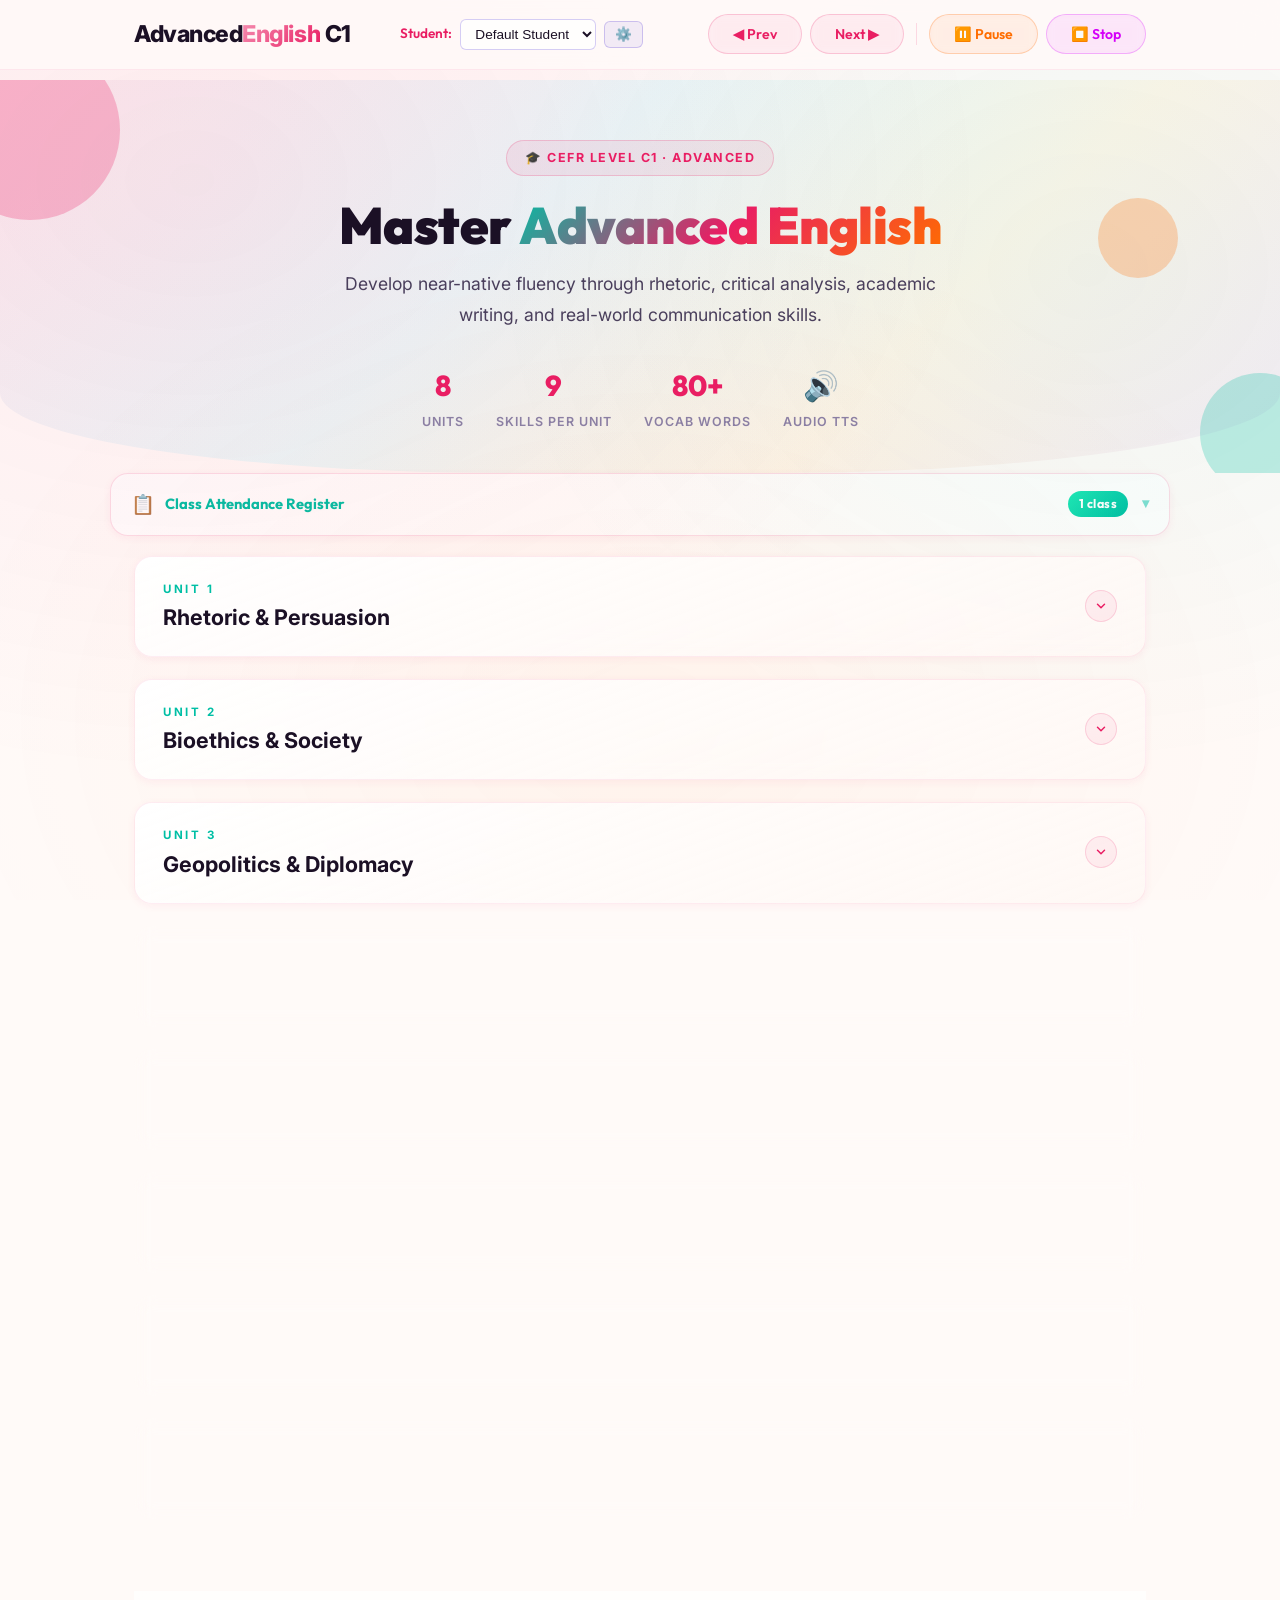
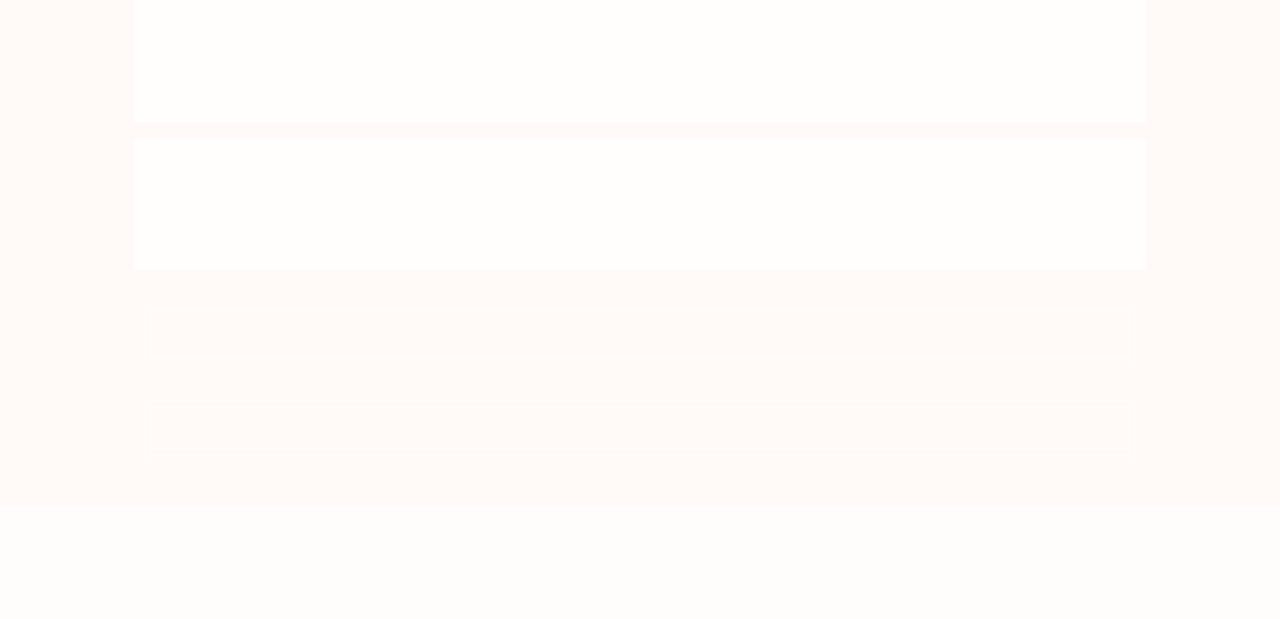
<file: index.html>
<!DOCTYPE html>
<html lang="en">

<head>
    <meta charset="UTF-8">
    <meta name="viewport" content="width=device-width, initial-scale=1.0">
    <title>C1 Advanced English Course | Premium Learning</title>
    <meta name="description" content="Master advanced English with this premium C1-level course featuring rhetoric, bioethics, geopolitics, cognitive science, sustainability, linguistics, philosophy, and media literacy.">
    <link rel="stylesheet" href="css/style.css">
    <link rel="icon" href="data:image/svg+xml,<svg xmlns='http://www.w3.org/2000/svg' viewBox='0 0 100 100'><text y='.9em' font-size='90'>📚</text></svg>">
</head>

<body>

    <header id="main-header">
        <div class="container">
            <nav>
                <div class="logo">Advanced<span>English</span> C1</div>
                <div style="display: flex; gap: 8px; align-items: center; flex-wrap: wrap;">
                    <button id="prev-unit-btn" class="btn nav-btn" onclick="navigateUnit(-1)">
                        ◀ Prev
                    </button>
                    <button id="next-unit-btn" class="btn nav-btn" onclick="navigateUnit(1)">
                        Next ▶
                    </button>
                    <span style="width: 1px; height: 22px; background: var(--border-color-strong); margin: 0 4px;"></span>
                    <button id="pause-audio-btn" class="btn pause-audio-btn" onclick="togglePauseAudio()">
                        ⏸️ Pause
                    </button>
                    <button class="btn stop-audio-btn" onclick="stopAudio()">
                        ⏹️ Stop
                    </button>
                </div>
            </nav>
        </div>
    </header>

    <!-- ═══ Hero Section ═══ -->
    <section class="hero">
        <div class="hero-dot"></div>
        <div class="hero-dot"></div>
        <div class="hero-dot"></div>
        <div class="container">
            <div class="hero-badge">🎓 CEFR Level C1 · Advanced</div>
            <h1>Master <span class="gradient-text">Advanced English</span></h1>
            <p class="hero-sub">Develop near-native fluency through rhetoric, critical analysis, academic writing, and real-world communication skills.</p>
            <div class="hero-stats">
                <div class="hero-stat">
                    <div class="hero-stat-number">8</div>
                    <div class="hero-stat-label">Units</div>
                </div>
                <div class="hero-stat">
                    <div class="hero-stat-number">9</div>
                    <div class="hero-stat-label">Skills per Unit</div>
                </div>
                <div class="hero-stat">
                    <div class="hero-stat-number">80+</div>
                    <div class="hero-stat-label">Vocab Words</div>
                </div>
                <div class="hero-stat">
                    <div class="hero-stat-number">🔊</div>
                    <div class="hero-stat-label">Audio TTS</div>
                </div>
            </div>
        </div>
    </section>

    <!-- ═══ Main Content ═══ -->
    <div class="container" id="main-content">
        <div class="unit-list" id="curriculum-container">
            <!-- Content Injected via script.js -->
        </div>
    </div>

    <!-- ═══ Bonus: Social Situations ═══ -->
    <div class="container" style="margin-top: 10px; margin-bottom: 18px;">
        <a href="everyday.html" class="bonus-banner amber">
            <div style="display:flex;align-items:center;gap:16px;">
                <span class="banner-icon">🗣️</span>
                <div>
                    <div class="banner-tag">Bonus Section · C1</div>
                    <div class="banner-title">Social Situations & Functional Language</div>
                    <div class="banner-desc">Colloquial expressions · Socializing idioms · Daily hassles · Conversation tasks</div>
                </div>
            </div>
            <span class="banner-arrow">→</span>
        </a>
    </div>

    <!-- ═══ Bonus: TEG ═══ -->
    <div class="container" style="margin-top: 10px; margin-bottom: 30px;">
        <a href="teg.html" class="bonus-banner purple">
            <div style="display:flex;align-items:center;gap:16px;">
                <span class="banner-icon">🎮</span>
                <div>
                    <div class="banner-tag">Interactive Section · A1 to C2</div>
                    <div class="banner-title">TEG: Tests, Exercises & Games</div>
                    <div class="banner-desc">Word Formation · Open Cloze · Transformations · Error Correction · Matching Game · Idioms</div>
                </div>
            </div>
            <span class="banner-arrow">→</span>
        </a>
    </div>

    <!-- ═══ About the Author ═══ -->
    <div class="container" id="author-section">
        <details class="author-block">
            <summary class="author-header">👩‍🏫 About the Author</summary>
            <div class="author-content">
                <div class="author-profile">
                    <div class="author-avatar">CC</div>
                    <div class="author-info">
                        <h3>Cecilia Chiappero</h3>
                        <p class="author-title">English Language Educator & Researcher | Universidad Nacional de Córdoba
                        </p>
                    </div>
                </div>
                <div class="author-bio">
                    <p>Cecilia Chiappero is an English language educator and researcher affiliated with the
                        <strong>Universidad Nacional de Córdoba</strong>, Argentina. Her academic work focuses on
                        innovative teaching methodologies and technology-enhanced language learning.
                    </p>
                    <p>She has published research on the use of <strong>Moodle</strong> to promote listening
                        comprehension strategies in the English Language classroom. Her paper "El uso de Moodle para
                        fomentar el uso de estrategias de comprensión auditiva en el aula de Lengua Inglesa I" (2011)
                        demonstrates her expertise in integrating digital tools into effective language instruction.</p>
                    <p>This C1 Advanced English Course represents her continued dedication to creating comprehensive,
                        accessible,
                        and engaging materials for advanced learners seeking to refine their English proficiency to near-native levels.</p>
                    <p class="author-contact"><strong>Research Profile:</strong> Available on <a
                            href="https://www.researchgate.net" target="_blank"
                            style="color: var(--accent-teal); font-weight: 600;">ResearchGate</a> and academic databases.</p>
                </div>
            </div>
        </details>
    </div>

    <!-- ═══ References ═══ -->
    <div class="container" id="references-section">
        <details class="references-block">
            <summary class="references-header">📚 References (APA Style)</summary>
            <div class="references-content">
                <p class="references-author"><strong>Course Author:</strong> Chiappero, C. (2025). <em>Advanced English
                        Course: C1 Level</em>. Original educational material.</p>

                <h4>Video Resources</h4>
                <ul class="references-list">
                    <li>CrashCourse. (n.d.). <em>How to argue — Philosophical reasoning</em> [Video]. YouTube.
                        https://www.youtube.com/watch?v=NKEhdsnKKHs</li>
                    <li>Ellen MacArthur Foundation. (n.d.). <em>What is the circular economy?</em> [Video]. YouTube.
                        https://www.youtube.com/watch?v=zCRKvDyyHmI</li>
                    <li>Kurzgesagt. (n.d.). <em>Genetic engineering will change everything forever</em> [Video]. YouTube.
                        https://www.youtube.com/watch?v=jAhjPd4uNFY</li>
                    <li>Kurzgesagt. (n.d.). <em>Can we fix climate change?</em> [Video]. YouTube.
                        https://www.youtube.com/watch?v=LxgMdjyw8uw</li>
                    <li>TED. (n.d.). <em>The ethical dilemma of designer babies</em> [Video]. YouTube.
                        https://www.youtube.com/watch?v=nOHbn8Q1fBM</li>
                    <li>TED-Ed. (n.d.). <em>How fake news can spread</em> [Video]. YouTube.
                        https://www.youtube.com/watch?v=cSKGa_7XJkg</li>
                    <li>TED-Ed. (n.d.). <em>The art of rhetoric</em> [Video]. YouTube.
                        https://www.youtube.com/watch?v=3klMM9BkW5o</li>
                    <li>TED-Ed. (n.d.). <em>Why do languages die?</em> [Video]. YouTube.
                        https://www.youtube.com/watch?v=Wp5FelcOPwU</li>
                </ul>

                <h4>Framework & Language References</h4>
                <ul class="references-list">
                    <li>Council of Europe. (2020). <em>Common European Framework of Reference for Languages (CEFR)</em>.
                        Council of Europe Publishing.</li>
                    <li>Chomsky, N., & Herman, E. S. (1988). <em>Manufacturing consent: The political economy of the mass
                            media</em>. Pantheon Books.</li>
                    <li>Kahneman, D. (2011). <em>Thinking, fast and slow</em>. Farrar, Straus and Giroux.</li>
                    <li>Toulmin, S. E. (2003). <em>The uses of argument</em> (Updated ed.). Cambridge University Press.</li>
                    <li>Swan, M. (2016). <em>Practical English usage</em> (4th ed.). Oxford University Press.</li>
                </ul>

                <p class="references-disclaimer"><em>All video content is property of their respective creators. Used
                        for educational purposes under fair use guidelines.</em></p>
            </div>
        </details>
    </div>

    <!-- ═══ Protection Overlay ═══ -->
    <div id="protection-overlay" class="protection-overlay" style="display: none;">
        <div class="protection-message">
            <span class="protection-icon">🔒</span>
            <h2>Protected Content</h2>
            <p>No permission to copy, download, or redistribute this material.</p>
            <p class="protection-copyright">© 2025 C1 Advanced English Course - Cecilia Chiappero</p>
            <p class="protection-note">All rights reserved. This content is for authorized students only.</p>
        </div>
    </div>

    <footer>
        <div class="container">
            <p>© 2025 C1 Advanced English Course. Created by Cecilia Chiappero.</p>
        </div>
    </footer>

    <script src="js/data_part1.js"></script>
    <script src="js/data_part2.js"></script>
    <script src="js/data_part3.js"></script>
    <script src="js/data_part4.js"></script>
    <script src="js/script.js"></script>
</body>

</html>
</file>
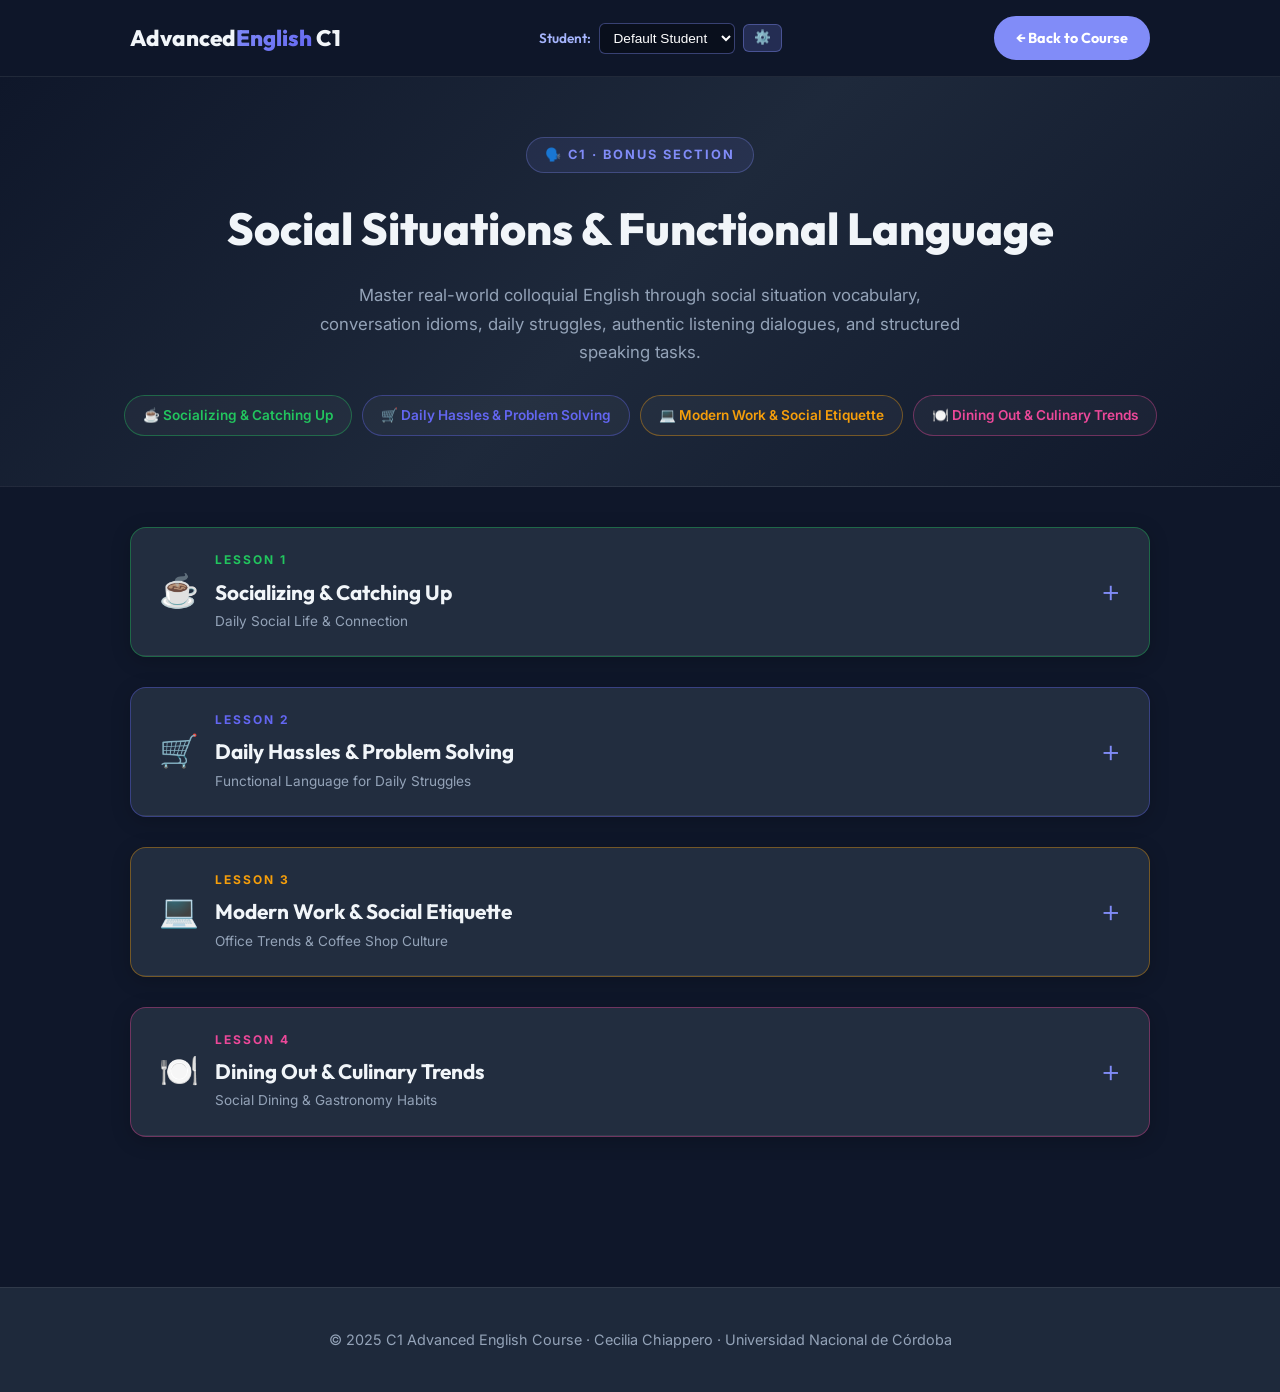
<file: everyday.html>
<!DOCTYPE html>
<html lang="en">
<head>
    <meta charset="UTF-8">
    <meta name="viewport" content="width=device-width, initial-scale=1.0">
    <title>Social Situations &amp; Functional Language | C1 Advanced English</title>
    <meta name="description" content="Build real-world colloquial English skills through social situation vocabulary, conversation idioms, daily hassles, listening dialogues, and structured speaking tasks.">
    <link rel="preconnect" href="https://fonts.googleapis.com">
    <link href="https://fonts.googleapis.com/css2?family=Inter:wght@300;400;500;600&family=Outfit:wght@500;700;800&display=swap" rel="stylesheet">
    <style>
        *, *::before, *::after { margin:0; padding:0; box-sizing:border-box; }

        :root {
            --bg: #0f172a; /* Deep navy slate */
            --bg2: #1e293b; /* Elevated card surface */
            --gold: #2dd4bf; /* Vibrant Teal */
            --text: #f1f5f9; /* Crisp light text */
            --muted: #94a3b8; /* Muted slate */
            --radius: 16px;
            --font-body: 'Inter', sans-serif;
            --font-head: 'Outfit', sans-serif;
            --accent-electric: #818cf8; /* Soft Indigo */
            --border: rgba(255,255,255,0.08);
        }

        body { background:var(--bg); color:var(--text); font-family:var(--font-body); line-height:1.7; }

        /* ── Header ── */
        header {
            background: rgba(15, 23, 42, 0.85);
            backdrop-filter: blur(20px); -webkit-backdrop-filter: blur(20px);
            border-bottom: 1px solid var(--border);
            padding: 16px 0;
            position: sticky; top:0; z-index:100;
        }
        .hd-inner { max-width:1060px; margin:0 auto; padding:0 20px; display:flex; justify-content:space-between; align-items:center; flex-wrap:wrap; gap:10px; }
        .logo { font-family:var(--font-head); font-size:1.4rem; font-weight:800; color:var(--text); }
        .logo span { background: linear-gradient(135deg, #818cf8, #6366f1); -webkit-background-clip:text; -webkit-text-fill-color:transparent; background-clip:text; }
        .back-btn {
            background: var(--accent-electric); border:2px solid var(--accent-electric); color:#ffffff;
            padding:8px 20px; border-radius:50px; font-weight:700; font-size:0.9rem;
            cursor:pointer; transition:all 0.3s; text-decoration:none; font-family:var(--font-head);
        }
        .back-btn:hover { background:transparent; color:var(--accent-electric); transform: translateY(-2px); box-shadow: 0 4px 15px rgba(129, 140, 248, 0.25); }

        /* ── Hero ── */
        .hero {
            background: linear-gradient(135deg, #0f172a 0%, #1e293b 50%, #0f172a 100%);
            padding: 60px 20px 50px;
            text-align: center;
            border-bottom: 1px solid var(--border);
        }
        .hero-badge {
            display:inline-block; background:rgba(129, 140, 248, 0.1); border:1px solid rgba(129, 140, 248, 0.3);
            color:var(--accent-electric); padding:6px 18px; border-radius:50px; font-size:0.8rem;
            font-weight:700; letter-spacing:2px; text-transform:uppercase; margin-bottom:18px;
        }
        .hero h1 { font-family:var(--font-head); font-size:clamp(1.8rem,4vw,2.8rem); font-weight:800; color:var(--text); margin-bottom:14px; }
        .hero p { color:var(--muted); max-width:640px; margin:0 auto 28px; font-size:1.05rem; }
        .topic-pills { display:flex; justify-content:center; flex-wrap:wrap; gap:10px; }
        .pill {
            padding:8px 18px; border-radius:50px; font-size:0.85rem; font-weight:600;
            border:1px solid; cursor:pointer; transition:all 0.3s; background: rgba(255,255,255,0.04) !important;
        }
        .pill:hover { transform: translateY(-2px); box-shadow: 0 4px 15px rgba(0,0,0,0.3); }

        /* ── Main ── */
        main { max-width:1060px; margin:40px auto; padding:0 20px 80px; }

        /* ── Lesson Card ── */
        .lesson-card {
            border-radius:var(--radius); margin-bottom:30px; overflow:hidden;
            border:1px solid var(--border);
            background:var(--bg2);
            transition: all 0.3s ease;
            box-shadow: 0 4px 20px rgba(0, 0, 0, 0.2);
        }
        .lesson-card:hover { border-color:rgba(129, 140, 248, 0.3); box-shadow:0 10px 35px rgba(0,0,0,0.3); }
        .lesson-card[open] { border-color:rgba(129, 140, 248, 0.4); box-shadow:0 15px 50px rgba(0,0,0,0.35); }
        .lesson-header {
            padding:22px 28px; display:flex; justify-content:space-between; align-items:center;
            cursor:pointer; list-style:none; background:rgba(255,255,255,0.02); border-bottom: 1px solid var(--border);
            transition: background 0.3s;
        }
        .lesson-header:hover { background:rgba(255,255,255,0.04); }
        .lesson-header-left { display:flex; align-items:center; gap:16px; }
        .lesson-emoji { font-size:2rem; }
        .lesson-label { font-size:0.75rem; font-weight:700; letter-spacing:2px; text-transform:uppercase; margin-bottom:4px; }
        .lesson-title { font-family:var(--font-head); font-size:1.3rem; font-weight:700; color:var(--text); }
        .lesson-sub { font-size:0.85rem; color:var(--muted); }
        details[open] .toggle-icon::after { content:'−'; }
        .toggle-icon::after { content:'+'; font-size:2rem; color:var(--accent-electric); font-weight:300; }

        .lesson-body { padding:0 28px 28px; animation:fadeSlide 0.3s ease; }
        @keyframes fadeSlide { from{opacity:0;transform:translateY(-8px)} to{opacity:1;transform:translateY(0)} }

        /* ── Section ── */
        .sec { margin-top:32px; padding-top:28px; border-top:1px solid var(--border); }
        .sec-label {
            display:inline-block; padding:5px 16px; border-radius:50px;
            font-size:0.75rem; font-weight:700; letter-spacing:1.5px; text-transform:uppercase;
            margin-bottom:16px; border:1px solid; background: rgba(255,255,255,0.04) !important;
        }
        .sec h3 { font-family:var(--font-head); font-size:1.15rem; margin-bottom:14px; color:var(--text); }

        /* ── News Vocab ── */
        .vocab-grid { display:grid; grid-template-columns:repeat(auto-fit,minmax(270px,1fr)); gap:12px; }
        .vocab-item {
            background:rgba(255,255,255,0.04); border-radius:12px; padding:16px;
            border: 1px solid var(--border);
            border-left:4px solid var(--gold); display:flex; flex-direction:column; gap:6px;
            transition: all 0.3s;
        }
        .vocab-item:hover { transform: translateY(-2px); background:rgba(255,255,255,0.07); box-shadow: 0 6px 20px rgba(0,0,0,0.2); }
        .vocab-word-row { display:flex; align-items:center; gap:10px; }
        .vocab-item strong { font-size:1.1rem; color:var(--gold); }
        .vocab-item .v-def { font-size:0.9rem; color:var(--muted); }
        .vocab-item .v-ex { font-size:0.85rem; font-style:italic; color:var(--muted); opacity: 0.95; }
        
        .play-btn {
            width:32px; height:32px; border-radius:50%; background:linear-gradient(135deg, #818cf8, #6366f1); border:none;
            cursor:pointer; font-size:0.8rem; display:flex; align-items:center; justify-content:center;
            flex-shrink:0; transition:transform 0.2s, box-shadow 0.2s; color:#ffffff; font-weight:700;
            box-shadow: 0 4px 12px rgba(99,102,241,0.3);
        }
        .play-btn:hover { transform:scale(1.15); box-shadow:0 6px 20px rgba(99, 102, 241, 0.45); }

        /* ── Current Affairs ── */
        .ca-card {
            background: rgba(255,255,255,0.04); border-radius: 14px; overflow: hidden;
            border: 1px solid var(--border);
        }
        .ca-headline-bar {
            padding: 14px 20px; background: rgba(255,255,255,0.03);
            border-bottom: 1px solid var(--border);
        }
        .ca-headline-bar h4 { font-family:var(--font-head); font-size:1.05rem; color:var(--text); margin-bottom:6px; line-height:1.4; }
        .ca-meta { display:flex; gap:8px; flex-wrap:wrap; }
        .ca-badge {
            display:inline-block; padding:3px 12px; border-radius:50px;
            font-size:0.72rem; font-weight:700; letter-spacing:1px; text-transform:uppercase;
            background: rgba(255,255,255,0.05); border:1px solid var(--border); color:var(--gold);
        }
        .ca-body { padding: 16px 20px; }
        .ca-quote {
            font-style: italic; font-size:0.95rem; color:var(--muted);
            border-left:3px solid var(--accent-electric); padding-left:14px; margin-bottom:14px; line-height:1.7;
        }
        .ca-summary { font-size:0.9rem; color:var(--muted); margin-bottom:16px; line-height:1.8; }

        /* ── Idioms ── */
        .idioms-grid { display:grid; grid-template-columns:repeat(auto-fit,minmax(270px,1fr)); gap:12px; }
        .idiom-card {
            background:rgba(255,255,255,0.04); border-radius:12px; padding:16px;
            border: 1px solid var(--border);
            border-top:3px solid !important; display:flex; flex-direction:column; gap:6px;
            transition: all 0.3s;
        }
        .idiom-card:hover { transform: translateY(-2px); background:rgba(255,255,255,0.07); box-shadow: 0 6px 20px rgba(0,0,0,0.2); }
        .idiom-phrase { font-size:1rem; font-weight:700; color:var(--text); display:flex; align-items:center; gap:8px; }
        .idiom-meaning { font-size:0.88rem; color:var(--muted); }
        .idiom-ex { font-size:0.85rem; font-style:italic; color:var(--muted); opacity: 0.9; }

        /* ── Listening ── */
        .player-bar {
            display:flex; align-items:center; gap:14px; background:rgba(255,255,255,0.04); border:1px solid var(--border);
            padding:14px 20px; border-radius:50px; margin:12px 0;
        }
        .transcript-box {
            background:rgba(255,255,255,0.03); padding:20px; border-radius:12px; border: 1px solid var(--border);
            border-left:4px solid var(--gold); line-height:1.9; font-size:0.95rem;
            display:none; margin-top:10px; color: var(--text);
        }
        .show-btn {
            background:rgba(255,255,255,0.05); border:1px solid rgba(255,255,255,0.15);
            color:var(--text); padding:6px 18px; border-radius:50px; cursor:pointer;
            font-size:0.85rem; font-weight:600; transition:all 0.2s;
        }
        .show-btn:hover { background:rgba(129,140,248,0.15); border-color: var(--accent-electric); color: var(--accent-electric); }

        /* ── Quiz ── */
        .quiz-item { margin-bottom:16px; padding:14px; background:rgba(255,255,255,0.03); border: 1px solid var(--border); border-radius:10px; }
        .quiz-q { font-weight:600; margin-bottom:10px; font-size:0.95rem; color: var(--text); }
        .opts { display:flex; flex-wrap:wrap; gap:8px; }
        .opt-btn {
            background:rgba(255,255,255,0.05); border:1px solid rgba(255,255,255,0.15);
            color:var(--text); padding:6px 16px; border-radius:50px; cursor:pointer;
            font-size:0.85rem; font-weight:500; transition:all 0.2s;
        }
        .opt-btn:hover { background:rgba(129,140,248,0.15); border-color: var(--accent-electric); color: var(--accent-electric); }
        .opt-btn.correct { background:rgba(16,185,129,0.25) !important; border-color:#10b981 !important; color:#6ee7b7 !important; }
        .opt-btn.wrong { background:rgba(239,68,68,0.25) !important; border-color:#ef4444 !important; color:#fca5a5 !important; }

        /* ── Discussion ── */
        .discussion-box {
            background:rgba(255,255,255,0.04); border-radius:12px; padding:20px; border:1px solid var(--border);
            border-left:4px solid !important;
        }
        .discussion-prompt { font-size:1rem; margin-bottom:14px; font-weight:500; color: var(--text); }
        .tips-list { list-style:none; display:flex; flex-direction:column; gap:6px; margin-bottom:14px; }
        .tips-list li { font-size:0.85rem; color:var(--muted); padding-left:16px; position:relative; }
        .tips-list li::before { content:'💡'; position:absolute; left:-2px; }
        textarea.write-area {
            width:100%; min-height:120px; background:rgba(255,255,255,0.05);
            border:1px solid rgba(255,255,255,0.1); color:var(--text); padding:12px;
            border-radius:10px; font-family:var(--font-body); font-size:0.95rem;
            resize:vertical; transition:border-color 0.2s;
        }
        textarea.write-area:focus { outline:none; border-color:var(--accent-electric); box-shadow: 0 0 0 3px rgba(129, 140, 248, 0.15); }
        textarea.write-area::placeholder { color:var(--muted); opacity:0.5; }

        /* ── Fill Blanks ── */
        .blank-item { margin-bottom:14px; padding:14px; background:rgba(255,255,255,0.03); border: 1px solid var(--border); border-radius:10px; }
        .blank-sent { font-size:0.95rem; margin-bottom:10px; color: var(--text); }

        /* ── Footer ── */
        footer { text-align:center; padding:40px 20px; background:var(--bg2); border-top:1px solid var(--border); color:var(--muted); font-size:0.9rem; }

        /* ── Protection ── */
        #prot-overlay {
            display:none; position:fixed; inset:0; background:rgba(0,0,0,0.92);
            backdrop-filter:blur(15px); z-index:9999; align-items:center; justify-content:center;
        }
        .prot-msg { background:rgba(239,68,68,0.1); border:1px solid rgba(239,68,68,0.25); border-radius:20px; padding:40px 50px; text-align:center; max-width:420px; }
        .prot-msg h2 { color:#fca5a5; margin-bottom:10px; }

        @media(max-width:640px){
            .lesson-header{ padding:18px 16px; }
            .lesson-body{ padding:0 16px 20px; }
            .lesson-title{ font-size:1.1rem; }
        }
    </style>
</head>
<body>

<header>
    <div class="hd-inner">
        <div class="logo">Advanced<span>English</span> C1</div>
        <a href="index.html" class="back-btn">← Back to Course</a>
    </div>
</header>

<div class="hero">
    <div class="hero-badge">🗣️ C1 · Bonus Section</div>
    <h1>Social Situations &amp; Functional Language</h1>
    <p>Master real-world colloquial English through social situation vocabulary, conversation idioms, daily struggles, authentic listening dialogues, and structured speaking tasks.</p>
    <div class="topic-pills" id="topic-pills"></div>
</div>

<main id="lessons-container"></main>

<footer>
    <p>© 2025 C1 Advanced English Course · Cecilia Chiappero · Universidad Nacional de Córdoba</p>
</footer>

<div id="prot-overlay" style="display:none; position:fixed; inset:0; background:rgba(255,255,255,0.95); backdrop-filter:blur(10px); z-index:9999; align-items:center; justify-content:center;">
    <div class="prot-msg">
        <span style="font-size:3rem;">🔒</span>
        <h2>Protected Content</h2>
        <p style="color: #991b1b; margin-bottom: 10px;">No permission to copy or redistribute.</p>
        <p style="color:var(--accent-electric); font-weight:700;">© 2025 C1 Course — Cecilia Chiappero</p>
    </div>
</div>

<script src="js/data_everyday.js"></script>
<script>
/* ── High-Quality American English Audio Engine (Google Neural TTS) ──────────── */
let ttsAudioEv = new Audio();
let ttsChunksEv = [];
let currentTtsIdxEv = 0;
let isTtsPlayingEv = false;

function splitTextEv(text, maxLen = 180) {
    const chunks = [];
    let rem = text;
    while (rem.length > 0) {
        if (rem.length <= maxLen) { chunks.push(rem); break; }
        let idx = rem.lastIndexOf('. ', maxLen);
        if (idx === -1) idx = rem.lastIndexOf('? ', maxLen);
        if (idx === -1) idx = rem.lastIndexOf('! ', maxLen);
        if (idx === -1) idx = rem.lastIndexOf(', ', maxLen);
        if (idx === -1) idx = rem.lastIndexOf(' ', maxLen);
        if (idx === -1) idx = maxLen;
        chunks.push(rem.substring(0, idx + 1).trim());
        rem = rem.substring(idx + 1).trim();
    }
    return chunks.filter(c => c.length > 0);
}

window.speak = function(text) {
    window.stopAudio();
    if (!text) return;

    const cleaned = text
        .replace(/<[^>]+>/g, ' ')
        .replace(/[\/\(\)\[\]]/g, ' ')
        .replace(/&amp;/g, 'and')
        .replace(/&quot;/g, '')
        .replace(/&#39;/g, "'")
        .replace(/&nbsp;/g, ' ')
        .replace(/\s+/g, ' ')
        .trim();

    ttsChunksEv = splitTextEv(cleaned, 180);
    currentTtsIdxEv = 0;
    isTtsPlayingEv = true;

    if (ttsChunksEv.length > 0) {
        playNextTtsChunkEv();
    }
};

function playNextTtsChunkEv() {
    if (currentTtsIdxEv >= ttsChunksEv.length) {
        isTtsPlayingEv = false;
        return;
    }
    const chunk = ttsChunksEv[currentTtsIdxEv];
    const url = `https://dict.youdao.com/dictvoice?audio=${encodeURIComponent(chunk)}&type=2`;
    
    ttsAudioEv.src = url;
    ttsAudioEv.play().catch(err => {
        console.error("Audio playback error:", err);
        currentTtsIdxEv++;
        playNextTtsChunkEv();
    });
}

ttsAudioEv.onended = () => {
    if (isTtsPlayingEv) {
        currentTtsIdxEv++;
        setTimeout(() => {
            if (isTtsPlayingEv) {
                playNextTtsChunkEv();
            }
        }, 400);
    }
};

window.stopAudio = function () {
    ttsAudioEv.pause();
    ttsChunksEv = [];
    currentTtsIdxEv = 0;
    isTtsPlayingEv = false;
};

/* ── Student Profile Management ────────────────────────────────────────────── */
function getActiveStudent() {
    return localStorage.getItem('c1_active_student') || 'Default Student';
}

function getStudentsList() {
    let list = localStorage.getItem('c1_students');
    if (!list) {
        list = ['Default Student'];
        localStorage.setItem('c1_students', JSON.stringify(list));
        localStorage.setItem('c1_active_student', 'Default Student');
    }
    try {
        return JSON.parse(list);
    } catch(e) {
        return ['Default Student'];
    }
}

function getScopedKey(key) {
    const student = getActiveStudent();
    return `${student}_${key}`;
}

function injectStudentSelectorEv() {
    const container = document.querySelector('.hd-inner');
    if (!container) return;
    
    let existing = document.getElementById('student-selector-container-ev');
    if (existing) existing.remove();
    
    const div = document.createElement('div');
    div.id = 'student-selector-container-ev';
    div.style.cssText = 'display: flex; align-items: center; gap: 8px; font-family: var(--font-head); margin-right: 15px;';
    
    const activeStudent = getActiveStudent();
    const list = getStudentsList();
    
    let optionsHtml = '';
    list.forEach(student => {
        const selected = student === activeStudent ? 'selected' : '';
        optionsHtml += `<option value="${student}" ${selected}>${student}</option>`;
    });
    
    div.innerHTML = `
        <span style="font-size: 0.85rem; color: #a5b4fc; font-weight: 600;">Student:</span>
        <select id="student-select" onchange="switchStudentEv(this.value)" style="background: rgba(0, 0, 0, 0.3); border: 1px solid rgba(129,140,248,0.4); color: #fff; padding: 6px 10px; border-radius: 6px; font-size: 0.85rem; outline: none; cursor: pointer; color-scheme: dark;">
            ${optionsHtml}
        </select>
        <button onclick="openStudentModalEv()" style="background: rgba(129,140,248,0.2); border: 1px solid rgba(129,140,248,0.4); color: #fff; padding: 6px 10px; border-radius: 6px; font-size: 0.85rem; cursor: pointer; display: flex; align-items: center; justify-content: center; line-height: 1;" title="Manage Students">
            ⚙️
        </button>
    `;
    
    const backBtn = container.querySelector('.back-btn');
    if (backBtn) {
        container.insertBefore(div, backBtn);
    } else {
        container.appendChild(div);
    }
}

window.switchStudentEv = function(name) {
    localStorage.setItem('c1_active_student', name);
    injectStudentSelectorEv();
    if (typeof render === 'function') {
        render();
    }
    window.dispatchEvent(new Event('storage'));
};

window.openStudentModalEv = function() {
    let modal = document.getElementById('student-modal-ev');
    if (modal) modal.remove();
    
    modal = document.createElement('div');
    modal.id = 'student-modal-ev';
    modal.style.cssText = `
        position: fixed; top: 0; left: 0; width: 100%; height: 100%;
        background: rgba(0, 0, 0, 0.75); backdrop-filter: blur(8px);
        display: flex; align-items: center; justify-content: center; z-index: 10000;
    `;
    
    const activeStudent = getActiveStudent();
    const list = getStudentsList();
    
    let listHtml = '';
    list.forEach(student => {
        const deleteButton = list.length > 1 
            ? `<button onclick="deleteStudentEv('${student.replace(/'/g, "\\'")}')" style="background: rgba(239, 68, 68, 0.2); border: 1px solid rgba(239, 68, 68, 0.4); color: #fca5a5; padding: 4px 8px; border-radius: 4px; font-size: 0.75rem; cursor: pointer; transition: all 0.2s;">Delete ❌</button>`
            : '';
        const isActiveLabel = student === activeStudent ? '<span style="color: #2dd4bf; font-weight: bold; font-size: 0.8rem;">(Active)</span>' : '';
        listHtml += `
            <div style="display: flex; justify-content: space-between; align-items: center; padding: 8px 12px; background: rgba(255, 255, 255, 0.03); border: 1px solid rgba(255, 255, 255, 0.05); border-radius: 6px; margin-bottom: 8px;">
                <span style="color: #fff; font-size: 0.95rem;">${student} ${isActiveLabel}</span>
                ${deleteButton}
            </div>
        `;
    });
    
    modal.innerHTML = `
        <div style="background: #1e293b; border: 1px solid rgba(129, 140, 248, 0.3); border-radius: 16px; padding: 30px; width: 90%; max-width: 450px; box-shadow: 0 15px 50px rgba(0,0,0,0.5); font-family: var(--font-body); color: #f1f5f9;">
            <h3 style="margin-top: 0; margin-bottom: 20px; font-family: var(--font-head); color: #fff; border-bottom: 1px solid rgba(255,255,255,0.08); padding-bottom: 10px; display: flex; justify-content: space-between; align-items: center;">
                <span>👥 Manage Students</span>
                <span style="cursor: pointer; font-size: 1.2rem; opacity: 0.7;" onclick="closeStudentModalEv()">✕</span>
            </h3>
            
            <div style="max-height: 200px; overflow-y: auto; margin-bottom: 20px; padding-right: 5px;">
                ${listHtml}
            </div>
            
            <div style="border-top: 1px solid rgba(255,255,255,0.08); padding-top: 15px; margin-bottom: 20px;">
                <label style="display: block; font-size: 0.85rem; color: #a5b4fc; margin-bottom: 6px; font-weight: 600;">Add New Student Profile:</label>
                <div style="display: flex; gap: 8px;">
                    <input type="text" id="new-student-name-ev" placeholder="Enter name..." style="flex: 1; background: rgba(0, 0, 0, 0.25); border: 1px solid rgba(129, 140, 248, 0.4); color: #fff; padding: 8px 12px; border-radius: 6px; font-size: 0.9rem; outline: none;">
                    <button onclick="addNewStudentEv()" style="background: linear-gradient(135deg, #818cf8, #6366f1); border: none; color: #fff; padding: 8px 16px; border-radius: 6px; font-weight: 600; font-size: 0.9rem; cursor: pointer; transition: all 0.2s;">Add</button>
                </div>
            </div>
            
            <div style="text-align: right;">
                <button onclick="closeStudentModalEv()" style="background: rgba(255,255,255,0.05); border: 1px solid rgba(255,255,255,0.15); color: #fff; padding: 8px 20px; border-radius: 50px; font-size: 0.85rem; cursor: pointer; transition: all 0.2s;">Close</button>
            </div>
        </div>
    `;
    
    document.body.appendChild(modal);
    
    setTimeout(() => {
        const input = document.getElementById('new-student-name-ev');
        if (input) input.focus();
    }, 50);
};

window.closeStudentModalEv = function() {
    const modal = document.getElementById('student-modal-ev');
    if (modal) modal.remove();
};

window.addNewStudentEv = function() {
    const input = document.getElementById('new-student-name-ev');
    if (!input) return;
    const name = input.value.trim();
    if (!name) {
        alert("Please enter a valid student name.");
        return;
    }
    
    const list = getStudentsList();
    if (list.includes(name)) {
        alert("A student with this name already exists.");
        return;
    }
    
    list.push(name);
    localStorage.setItem('c1_students', JSON.stringify(list));
    localStorage.setItem('c1_active_student', name);
    
    closeStudentModalEv();
    switchStudentEv(name);
};

window.deleteStudentEv = function(name) {
    const list = getStudentsList();
    if (list.length <= 1) {
        alert("Cannot delete the last student profile.");
        return;
    }
    
    if (!confirm(`Are you sure you want to delete profile "${name}"? All progress for this student will be lost.`)) {
        return;
    }
    
    const index = list.indexOf(name);
    if (index > -1) {
        list.splice(index, 1);
    }
    localStorage.setItem('c1_students', JSON.stringify(list));
    
    const keysToRemove = [];
    const prefix = `${name}_`;
    for (let i = 0; i < localStorage.length; i++) {
        const key = localStorage.key(i);
        if (key.startsWith(prefix)) {
            keysToRemove.push(key);
        }
    }
    keysToRemove.forEach(key => localStorage.removeItem(key));
    
    const activeStudent = getActiveStudent();
    if (activeStudent === name) {
        localStorage.setItem('c1_active_student', list[0]);
    }
    
    openStudentModalEv();
    switchStudentEv(getActiveStudent());
};

window.addEventListener('storage', (e) => {
    if (e.key === 'c1_active_student' || e.key === 'c1_students') {
        injectStudentSelectorEv();
        if (typeof render === 'function') {
            render();
        }
    }
});

/* ── Protection ───────────────────────────────────────────────────── */
const overlay = document.getElementById('prot-overlay');
function showProt(){ overlay.style.display='flex'; setTimeout(()=>overlay.style.display='none',2500); }
document.addEventListener('contextmenu',e=>{e.preventDefault();showProt();});
document.addEventListener('copy',e=>{e.preventDefault();showProt();});
document.addEventListener('keydown',e=>{
    if(e.ctrlKey&&['c','p','s','u'].includes(e.key)){e.preventDefault();showProt();}
    if(e.key==='F12'){e.preventDefault();showProt();}
});
overlay.addEventListener('click',()=>overlay.style.display='none');

/* ── Helpers ──────────────────────────────────────────────────────── */
window.toggleBox = function(btn){
    const box = btn.nextElementSibling;
    const isHidden = box.style.display==='none'||!box.style.display;
    box.style.display = isHidden ? 'block' : 'none';
    btn.textContent = isHidden ? 'Hide Transcript' : 'Show Transcript';
};

window.checkOpt = function(btn, correct){
    const opts = btn.parentElement.querySelectorAll('.opt-btn');
    opts.forEach(b=>{ b.classList.remove('correct','wrong'); b.disabled=true; });
    btn.classList.add(correct ? 'correct' : 'wrong');
};

/* ── Section Completion Bar (2 student slots per task) ────────── */
function compSlotsEv(keyBase) {
    let rows = '';
    for (let s = 1; s <= 2; s++) {
        const nk = keyBase + '_s' + s + '_name';
        const dk = keyBase + '_s' + s + '_date';
        const savedName = localStorage.getItem(getScopedKey(nk)) || '';
        const savedDate = localStorage.getItem(getScopedKey(dk)) || '';
        rows += `
        <div style="display:flex;align-items:center;gap:8px;flex-wrap:wrap;">
            <span style="font-size:0.82rem;color:#a5b4fc;min-width:90px;font-weight:600;">👤 Student ${s}:</span>
            <input type="text" value="${savedName}" placeholder="Name..."
                oninput="saveCompFieldEv('${nk}',this.value)"
                style="background:rgba(0,0,0,0.25);border:1px solid rgba(129,140,248,0.35);
                color:#fff;padding:4px 8px;border-radius:4px;font-size:0.82rem;
                outline:none;width:140px;font-family:var(--font-body);">
            <span style="font-size:0.8rem;color:#a5b4fc;">📅</span>
            <input type="date" value="${savedDate}"
                oninput="saveCompFieldEv('${dk}',this.value)"
                style="background:rgba(0,0,0,0.25);border:1px solid rgba(129,140,248,0.35);
                color:#fff;padding:3px 7px;border-radius:4px;font-size:0.82rem;
                outline:none;color-scheme:dark;">
        </div>`;
    }
    return rows;
}

function compBarEv(lessonId, sec) {
    const key = 'c1ev_sec_l' + lessonId + '_' + sec;
    return `
    <div style="margin-top:18px;padding:12px 14px;background:rgba(129,140,248,0.08);
        border:1px solid rgba(129,140,248,0.25);border-radius:8px;display:flex;flex-direction:column;gap:8px;">
        <span style="font-size:0.85rem;color:#a5b4fc;font-weight:700;">✅ Completion Tracking</span>
        ${compSlotsEv(key)}
    </div>`;
}

window.saveCompFieldEv = function(key, value) {
    const scopedKey = getScopedKey(key);
    if (value) {
        localStorage.setItem(scopedKey, value);
    } else {
        localStorage.removeItem(scopedKey);
    }
};

/* ── Render ───────────────────────────────────────────────────────── */
function render(){
    const pills = document.getElementById('topic-pills');
    const main  = document.getElementById('lessons-container');

    everydayData.lessons.forEach(lesson=>{
        // Pill
        const pill = document.createElement('span');
        pill.className='pill';
        pill.textContent = lesson.emoji+' '+lesson.theme;
        pill.style.cssText=`color:${lesson.color};border-color:${lesson.colorBorder};background:${lesson.colorLight};`;
        pill.onclick=()=>{ const el=document.getElementById('lesson-'+lesson.id); if(el){el.open=true;el.scrollIntoView({behavior:'smooth',block:'start'});} };
        pills.appendChild(pill);

        // Card
        const card = document.createElement('details');
        card.className='lesson-card'; card.id='lesson-'+lesson.id;
        card.style.cssText=`border-color:${lesson.colorBorder};`;

        card.innerHTML=`
        <summary class="lesson-header">
            <div class="lesson-header-left">
                <span class="lesson-emoji">${lesson.emoji}</span>
                <div>
                    <div class="lesson-label" style="color:${lesson.color};">Lesson ${lesson.id}</div>
                    <div class="lesson-title">${lesson.theme}</div>
                    <div class="lesson-sub">${lesson.subtitle}</div>
                </div>
            </div>
            <span class="toggle-icon"></span>
        </summary>
        <div class="lesson-body">

            <!-- 1. SOCIAL SITUATIONS VOCAB -->
            <div class="sec">
                <span class="sec-label" style="color:${lesson.color};border-color:${lesson.colorBorder};background:${lesson.colorLight};">A1. Social Situations Vocabulary</span>
                <h3>Key Words for Social Interactions</h3>
                <p style="font-size:0.9rem;color:var(--muted);margin-bottom:16px;">🔊 Click the speaker to hear each word pronounced in American English.</p>
                <div class="vocab-grid">
                    ${lesson.newsVocab.map(v=>`
                    <div class="vocab-item" style="border-left-color:${lesson.color};">
                        <div class="vocab-word-row">
                            <button class="play-btn" style="background:${lesson.color};" onclick="speak('${v.word.replace(/'/g,"\\'")}')">🔊</button>
                            <strong style="color:${lesson.color};">${v.word}</strong>
                        </div>
                        <span class="v-def">${v.def}</span>
                        <span class="v-ex">"${v.example}"</span>
                    </div>`).join('')}
                </div>
                ${compBarEv(lesson.id, 'vocabulary')}
            </div>

            <!-- 2. TRENDING SOCIAL NEWS -->
            <div class="sec">
                <span class="sec-label" style="color:${lesson.color};border-color:${lesson.colorBorder};background:${lesson.colorLight};">B1. Trending Social News</span>
                <h3>Modern Lifestyle &amp; Trend in Focus</h3>
                <div class="ca-card">
                    <div class="ca-headline-bar">
                        <h4>🗣️ ${lesson.currentAffairs.headline}</h4>
                        <div class="ca-meta">
                            <span class="ca-badge">📡 ${lesson.currentAffairs.source}</span>
                            <span class="ca-badge" style="background:${lesson.colorLight};border-color:${lesson.colorBorder};color:${lesson.color};">${lesson.currentAffairs.date}</span>
                        </div>
                    </div>
                    <div class="ca-body">
                        <p class="ca-quote" style="border-left-color:${lesson.color};">${lesson.currentAffairs.keyQuote}</p>
                        <p class="ca-summary">${lesson.currentAffairs.summary}</p>
                        <p style="font-weight:600;margin-bottom:12px;font-size:0.9rem;color:var(--text);">🧠 Comprehension Check:</p>
                        ${lesson.currentAffairs.questions.map((q,qi)=>`
                        <div class="quiz-item">
                            <div class="quiz-q">${qi+1}. ${q.q}</div>
                            <div class="opts">
                                ${q.options.map((o,oi)=>`
                                <button class="opt-btn" onclick="checkOpt(this,${oi===q.correct})">${o}</button>`).join('')}
                            </div>
                        </div>`).join('')}
                    </div>
                </div>
                ${compBarEv(lesson.id, 'news')}
            </div>

            <!-- 3. IDIOMS -->
            <div class="sec">
                <span class="sec-label" style="color:${lesson.color};border-color:${lesson.colorBorder};background:${lesson.colorLight};">C1. Everyday Colloquial Idioms</span>
                <h3>Natural Expressions Used in Real Conversations</h3>
                <div class="idioms-grid">
                    ${lesson.idioms.map(id=>`
                    <div class="idiom-card" style="border-color:${lesson.colorBorder};border-top-color:${lesson.color} !important;">
                        <div class="idiom-phrase">
                            <button class="play-btn" style="background:${lesson.color};" onclick="speak('${id.idiom.replace(/'/g,"\\'")}')">🔊</button>
                            "${id.idiom}"
                        </div>
                        <span class="idiom-meaning">📖 ${id.meaning}</span>
                        <span class="idiom-ex">✏️ ${id.example}</span>
                    </div>`).join('')}
                </div>
                ${compBarEv(lesson.id, 'idioms')}
            </div>

            <!-- 4. LISTENING -->
            <div class="sec">
                <span class="sec-label" style="color:${lesson.color};border-color:${lesson.colorBorder};background:${lesson.colorLight};">D1. Listening</span>
                <h3>${lesson.listening.title}</h3>
                <div class="player-bar">
                    <button class="play-btn" style="width:44px;height:44px;font-size:1.1rem;background:${lesson.color};" onclick="speak('${lesson.listening.transcript.replace(/'/g,"\\'")}')">▶</button>
                    <span style="font-size:0.9rem;color:var(--muted);">Audio Track — American English Dialogue</span>
                </div>
                <button class="show-btn" onclick="toggleBox(this)">Show Transcript</button>
                <div class="transcript-box">${lesson.listening.transcript}</div>
                <div style="margin-top:20px;">
                    <p style="font-weight:600;margin-bottom:14px;font-size:0.95rem;color:var(--text);">Comprehension Questions:</p>
                    ${lesson.listening.questions.map((q,qi)=>`
                    <div class="quiz-item">
                        <div class="quiz-q">${qi+1}. ${q.q}</div>
                        <div class="opts">
                            ${q.options.map((o,oi)=>`
                            <button class="opt-btn" onclick="checkOpt(this,${oi===q.correct})">${o}</button>`).join('')}
                        </div>
                    </div>`).join('')}
                </div>
                ${compBarEv(lesson.id, 'listening')}
            </div>

            <!-- 5. FILL BLANKS -->
            <div class="sec">
                <span class="sec-label" style="color:${lesson.color};border-color:${lesson.colorBorder};background:${lesson.colorLight};">E1. Practice</span>
                <h3>Fill in the Blank — Vocabulary &amp; Idioms in Context</h3>
                ${lesson.fillBlanks.map((fb,fi)=>`
                <div class="blank-item">
                    <div class="blank-sent">${fi+1}. ${fb.sentence}</div>
                    <div class="opts">
                        ${fb.options.map((o,oi)=>`
                        <button class="opt-btn" onclick="checkOpt(this,${oi===fb.correct})">${o}</button>`).join('')}
                    </div>
                </div>`).join('')}
                ${compBarEv(lesson.id, 'practice')}
            </div>

            <!-- 6. DISCUSSION -->
            <div class="sec">
                <span class="sec-label" style="color:${lesson.color};border-color:${lesson.colorBorder};background:${lesson.colorLight};">F1. Speaking &amp; Writing</span>
                <h3>Discussion Task</h3>
                <div class="discussion-box" style="border-left-color:${lesson.color} !important; display: flex; flex-direction: column; gap: 15px;">
                    <p class="discussion-prompt" style="color:${lesson.color}; margin-bottom: 0;">🗣️ ${lesson.discussion.prompt}</p>
                    <ul class="tips-list" style="margin-bottom: 5px;">
                        ${lesson.discussion.tips.map(t=>`<li>${t}</li>`).join('')}
                    </ul>
                    <textarea id="discussion-textarea-${lesson.id}" class="write-area" placeholder="Write your response here (aim for 150–250 words)..." style="margin-bottom: 5px;"></textarea>
                    <button onclick="sendDiscussionToTeacher(${lesson.id}, '${lesson.theme.replace(/'/g, "\\'")}', '${lesson.discussion.prompt.replace(/'/g, "\\'").replace(/\n/g, " ")}')" style="align-self: flex-start; background: #25d366; color: #ffffff; border: none; padding: 12px 24px; border-radius: 50px; font-weight: 700; font-size: 0.95rem; cursor: pointer; display: flex; align-items: center; gap: 8px; transition: all 0.3s ease; box-shadow: 0 4px 12px rgba(37, 211, 102, 0.25);" onmouseover="this.style.background='#20ba5a'; this.style.transform='translateY(-2px)';" onmouseout="this.style.background='#25d366'; this.style.transform='translateY(0)';" >
                        <svg width="20" height="20" viewBox="0 0 24 24" fill="currentColor" style="vertical-align: middle;"><path d="M.057 24l1.687-6.163c-1.041-1.804-1.588-3.849-1.587-5.946C.06 5.348 5.397.01 12.008.01c3.202.001 6.212 1.246 8.477 3.514 2.266 2.268 3.507 5.28 3.505 8.484-.004 6.657-5.34 11.997-11.953 11.997-2.005-.001-3.973-.502-5.724-1.455L0 24zm6.59-4.846c1.6.95 3.188 1.449 4.625 1.451 5.436 0 9.86-4.42 9.864-9.852.002-2.63-1.023-5.101-2.887-6.963C16.378 1.936 13.912.912 11.3.912c-5.448 0-9.873 4.417-9.877 9.851-.001 1.765.464 3.486 1.347 5.013l-.995 3.637 3.737-.981zm12.355-6.853c-.302-.15-1.786-.881-2.046-.977-.26-.096-.45-.144-.64.144-.19.288-.737.977-.902 1.168-.166.19-.332.215-.634.065-1.229-.614-2.03-1.077-2.83-2.457-.215-.369.215-.343.615-1.144.1-.19.05-.356-.025-.506-.075-.15-.64-1.54-.877-2.109-.23-.553-.464-.477-.64-.486-.166-.008-.356-.01-.546-.01-.19 0-.5.07-.76.356-.26.288-1.002.977-1.002 2.385s1.025 2.766 1.168 2.957c.143.19 2.017 3.08 4.886 4.318.684.295 1.218.47 1.635.6.688.219 1.314.188 1.81.114.553-.083 1.78-.728 2.03-1.432.25-.704.25-1.309.175-1.432-.075-.124-.275-.2-.577-.35z"/></svg>
                        Send task to teacher
                    </button>
                </div>
                ${compBarEv(lesson.id, 'discussion')}
            </div>

        </div>`;

        main.appendChild(card);
    });
}

function sendDiscussionToTeacher(lessonId, theme, promptText) {
    const textarea = document.getElementById(`discussion-textarea-${lessonId}`);
    if (!textarea) return;
    
    const responseText = textarea.value.trim();
    if (!responseText) {
        alert("Please write your discussion response before sending it to the teacher!");
        return;
    }
    
    const baseText = `*C1 SOCIAL & FUNCTIONAL ENGLISH — DISCUSSION TASK*\n\n` +
                     `*Lesson ${lessonId}:* ${theme}\n` +
                     `*Prompt:* _${promptText}_\n\n` +
                     `*My Response:*\n${responseText}`;
                     
    const whatsappUrl = `https://api.whatsapp.com/send?text=${encodeURIComponent(baseText)}`;
    window.open(whatsappUrl, '_blank');
}

document.addEventListener('DOMContentLoaded', () => {
    injectStudentSelectorEv();
    render();
});
</script>
</body>
</html>
</file>
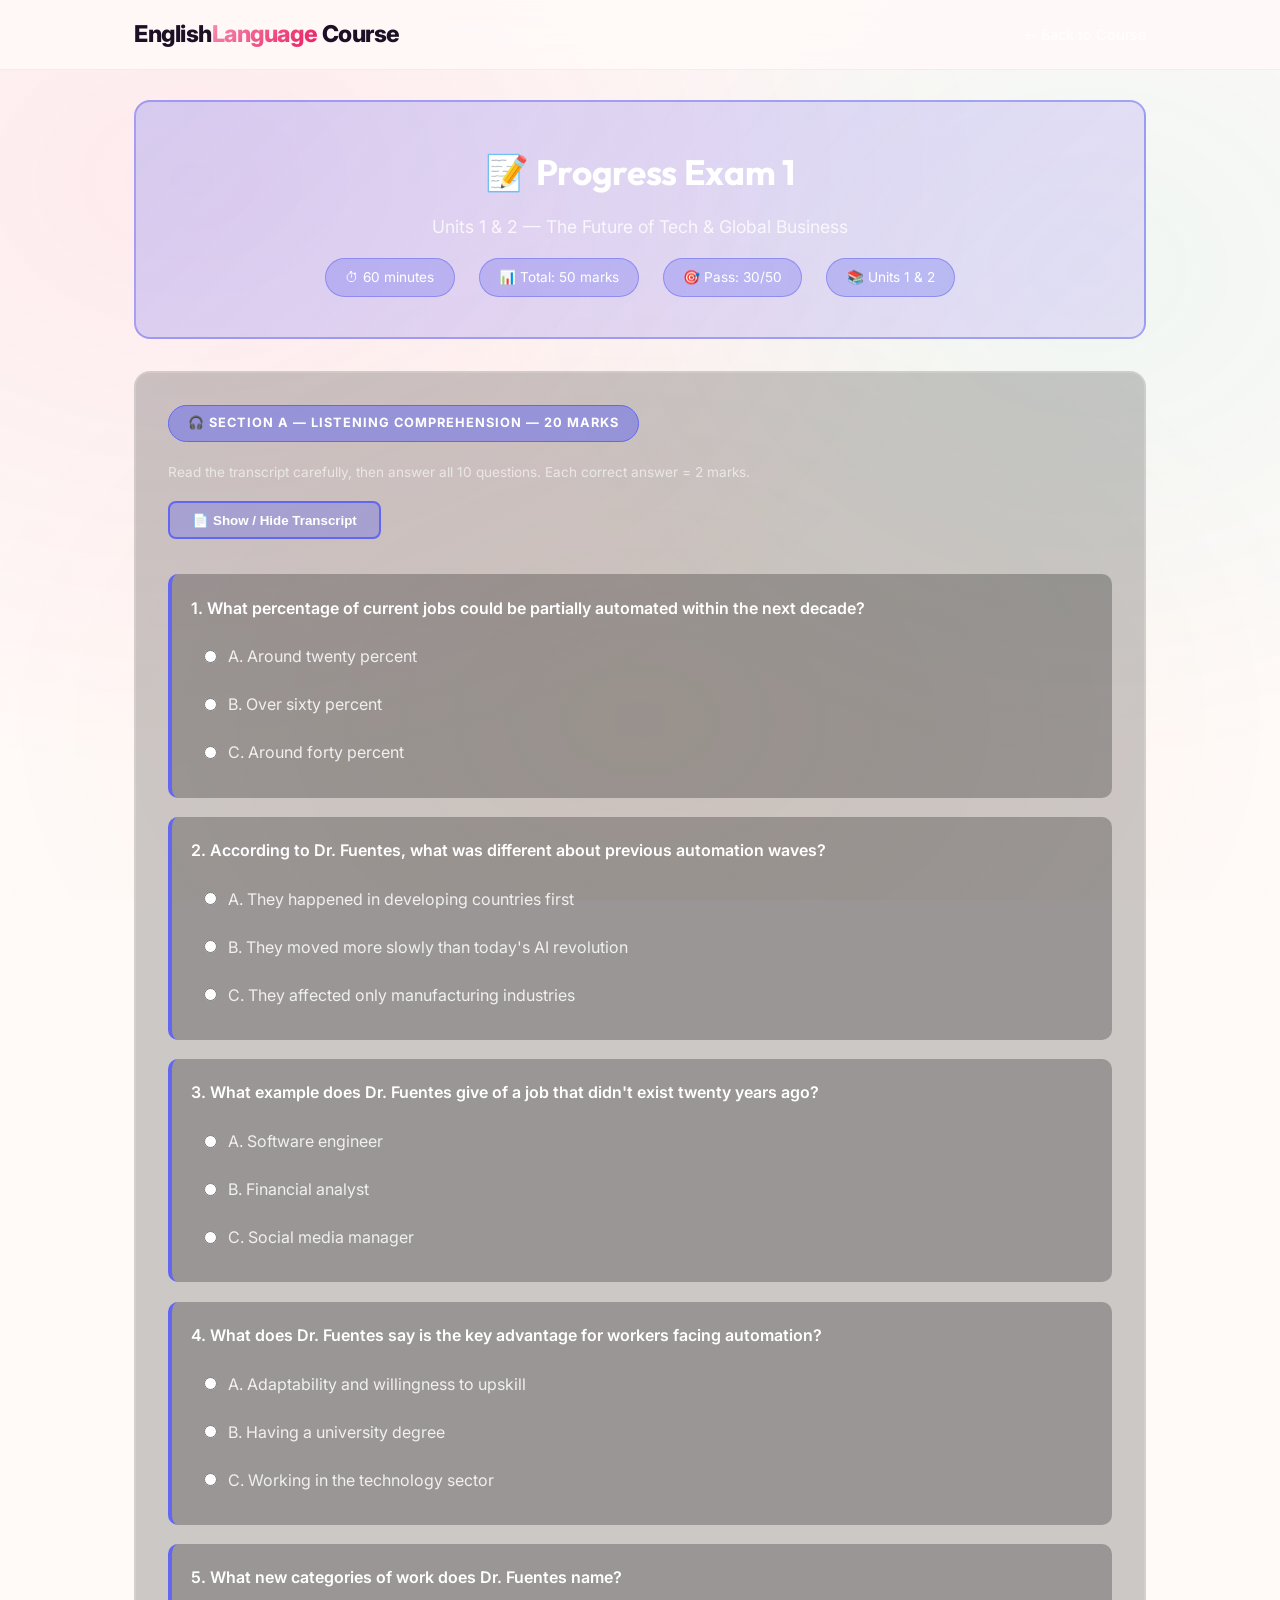
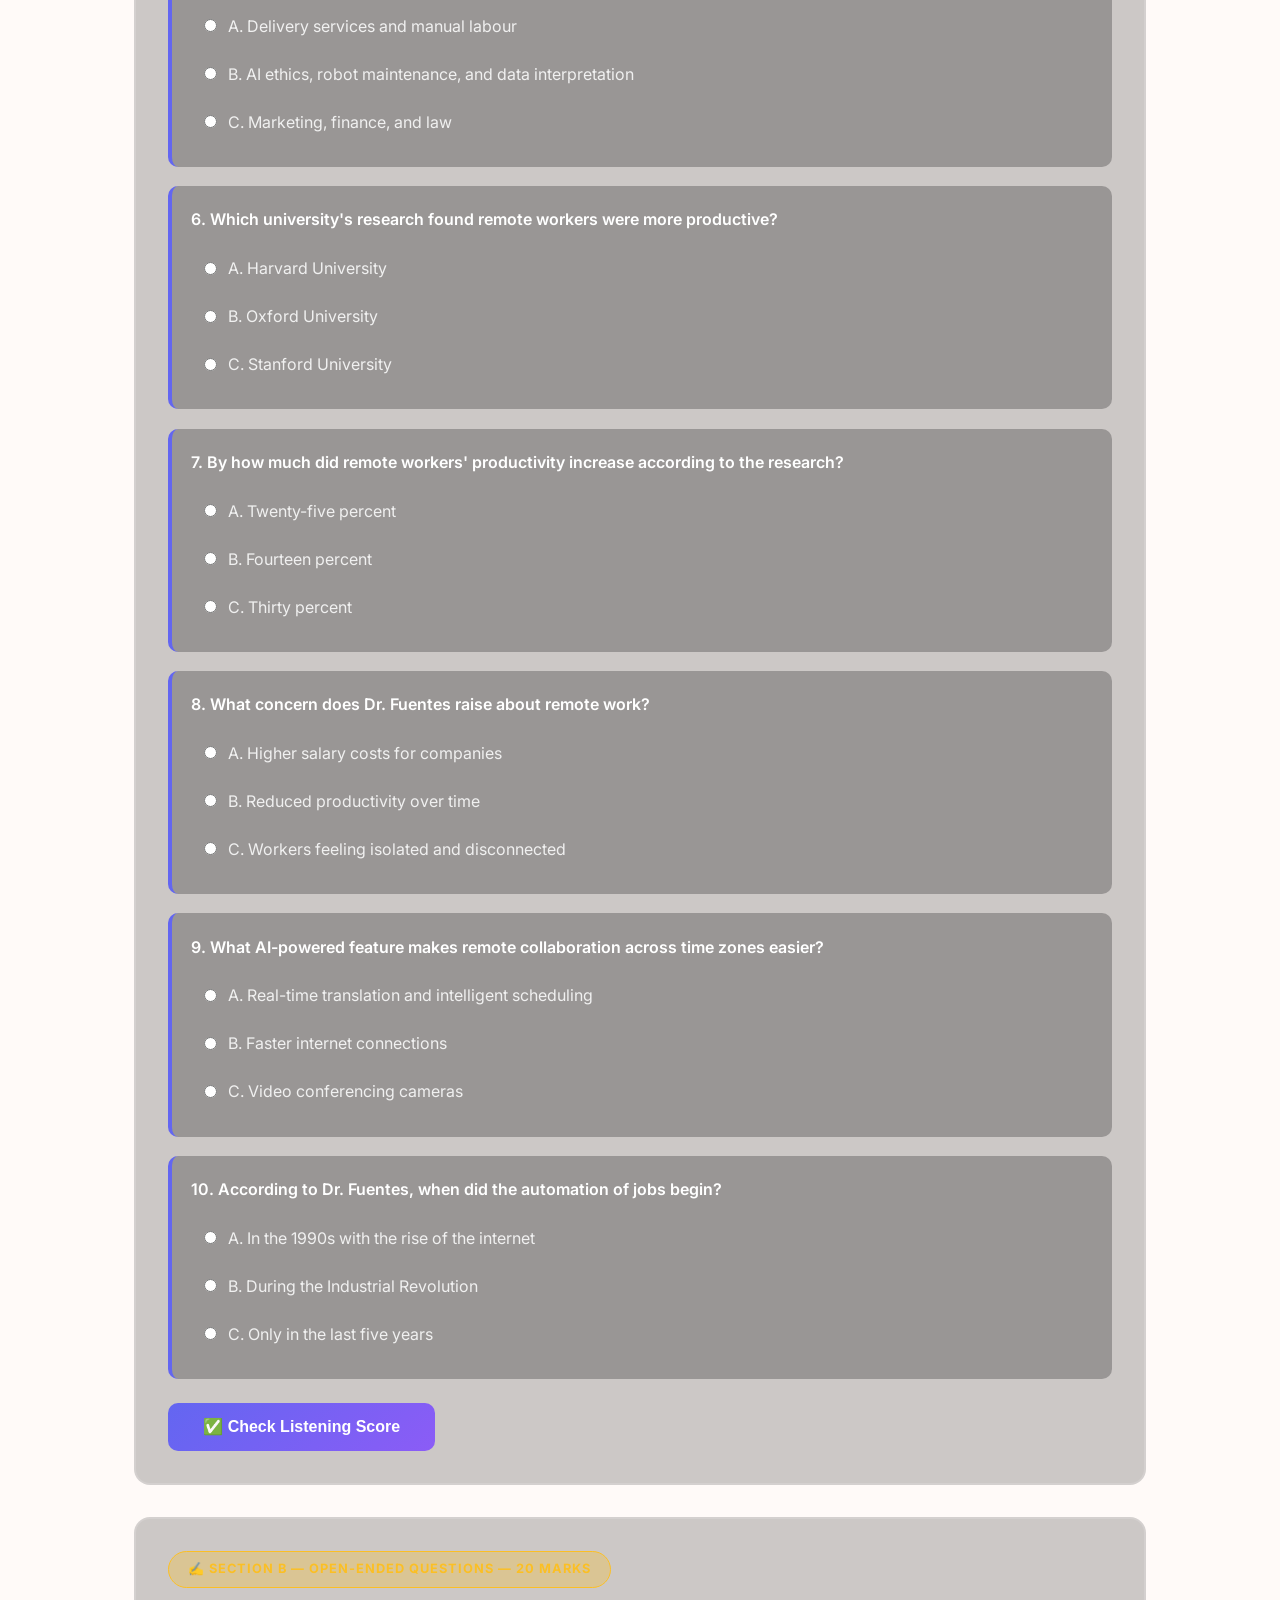
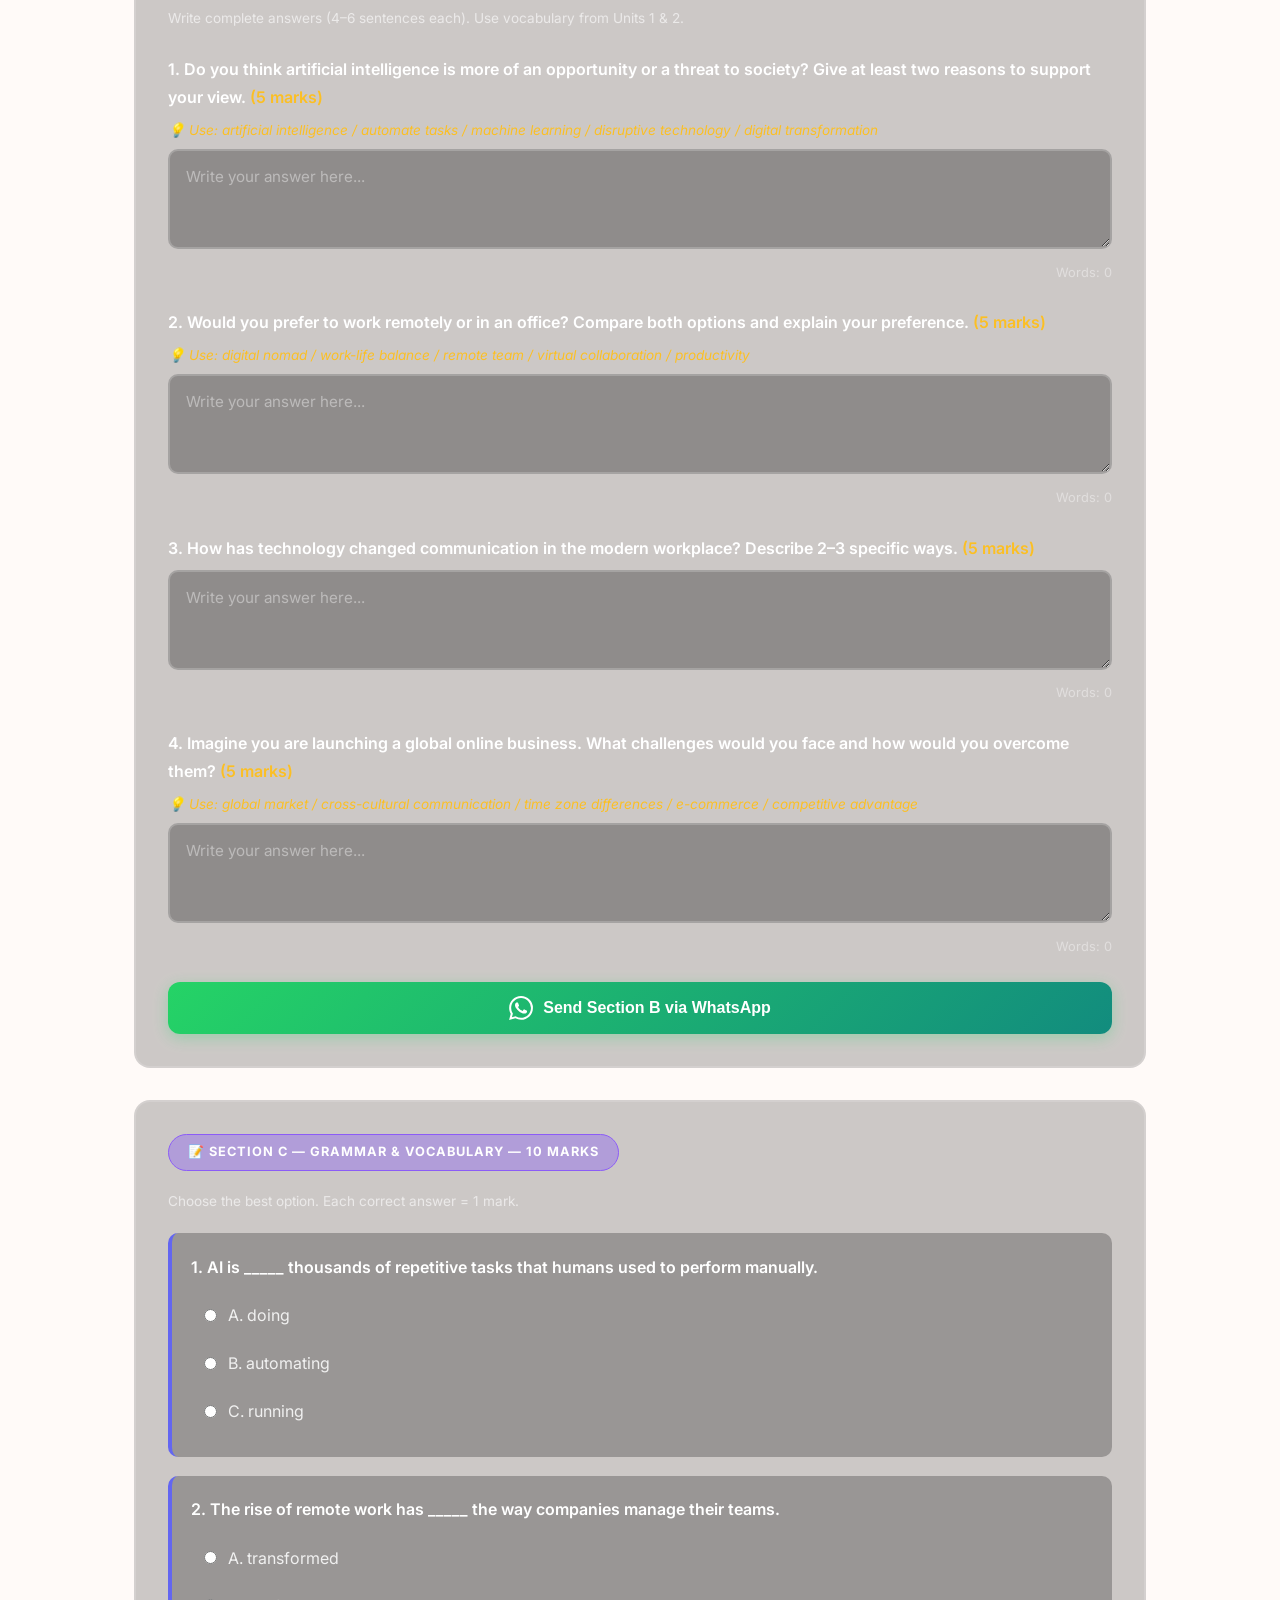
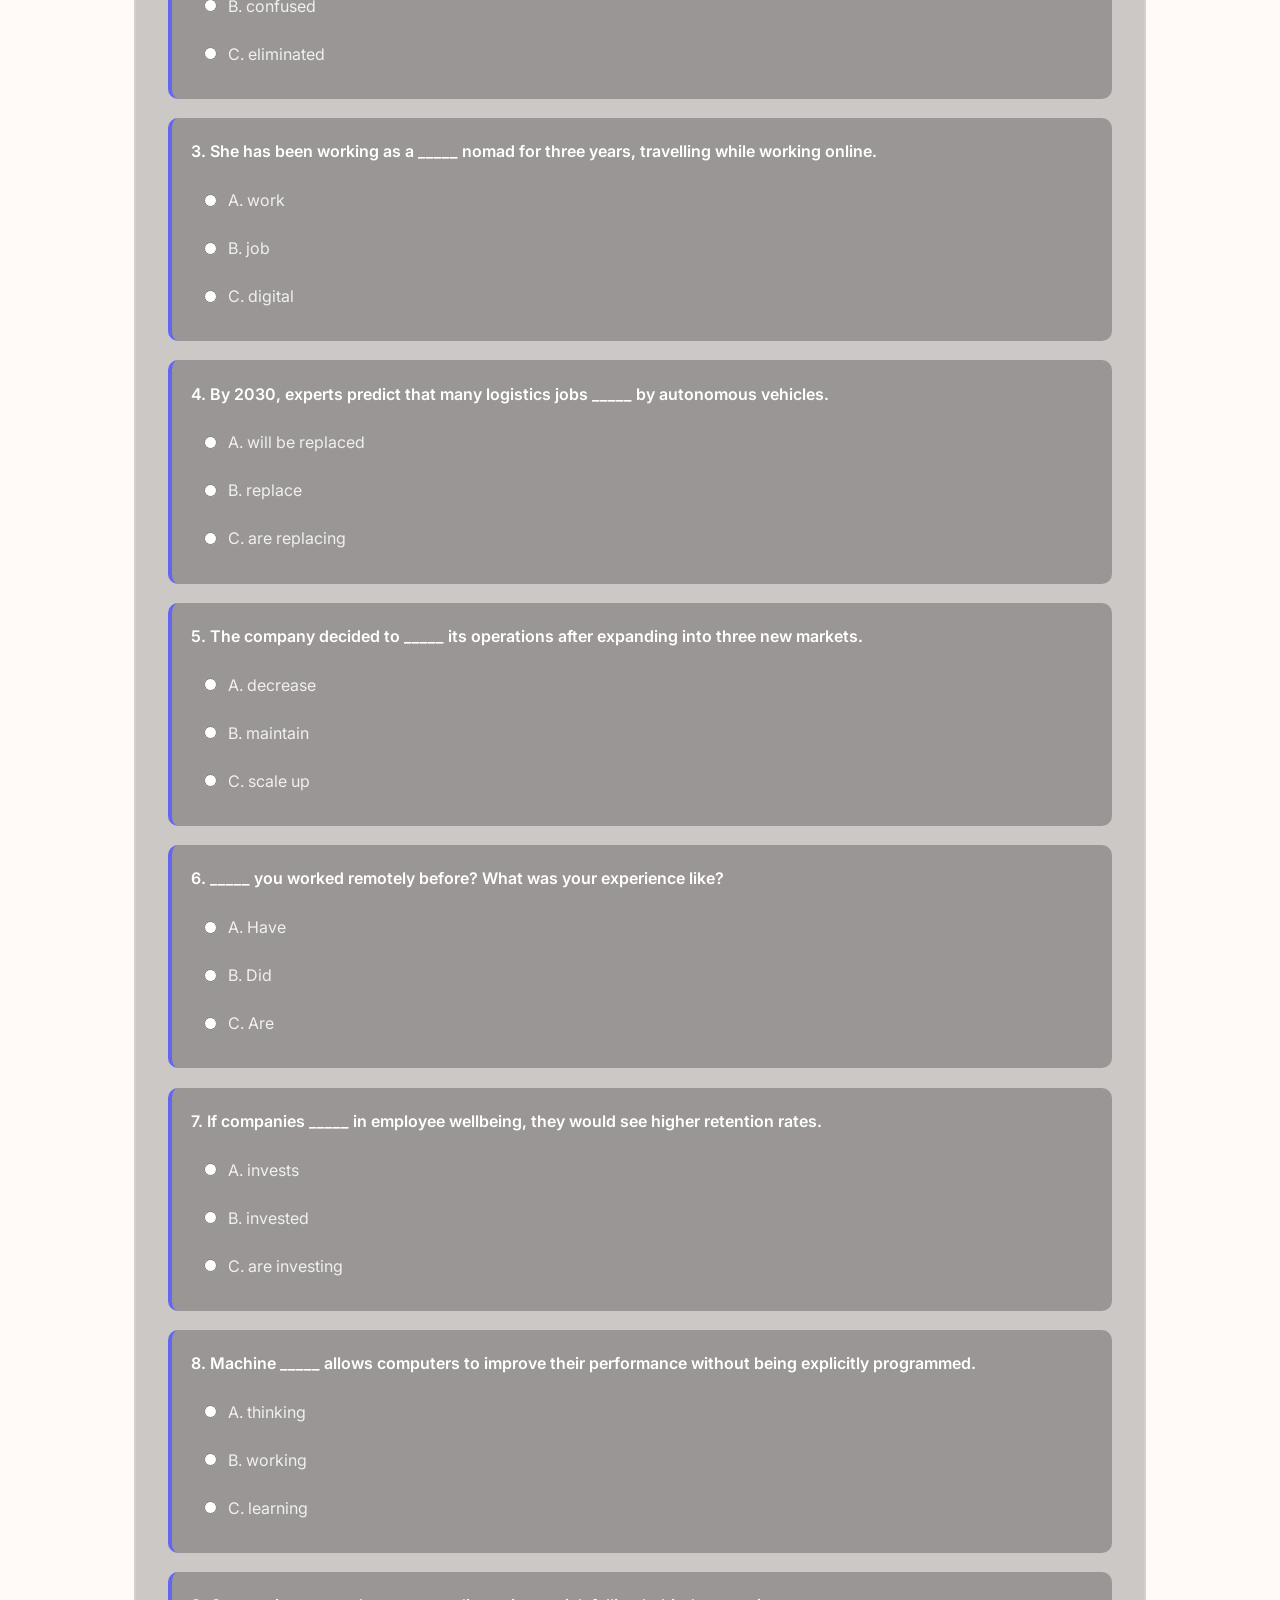
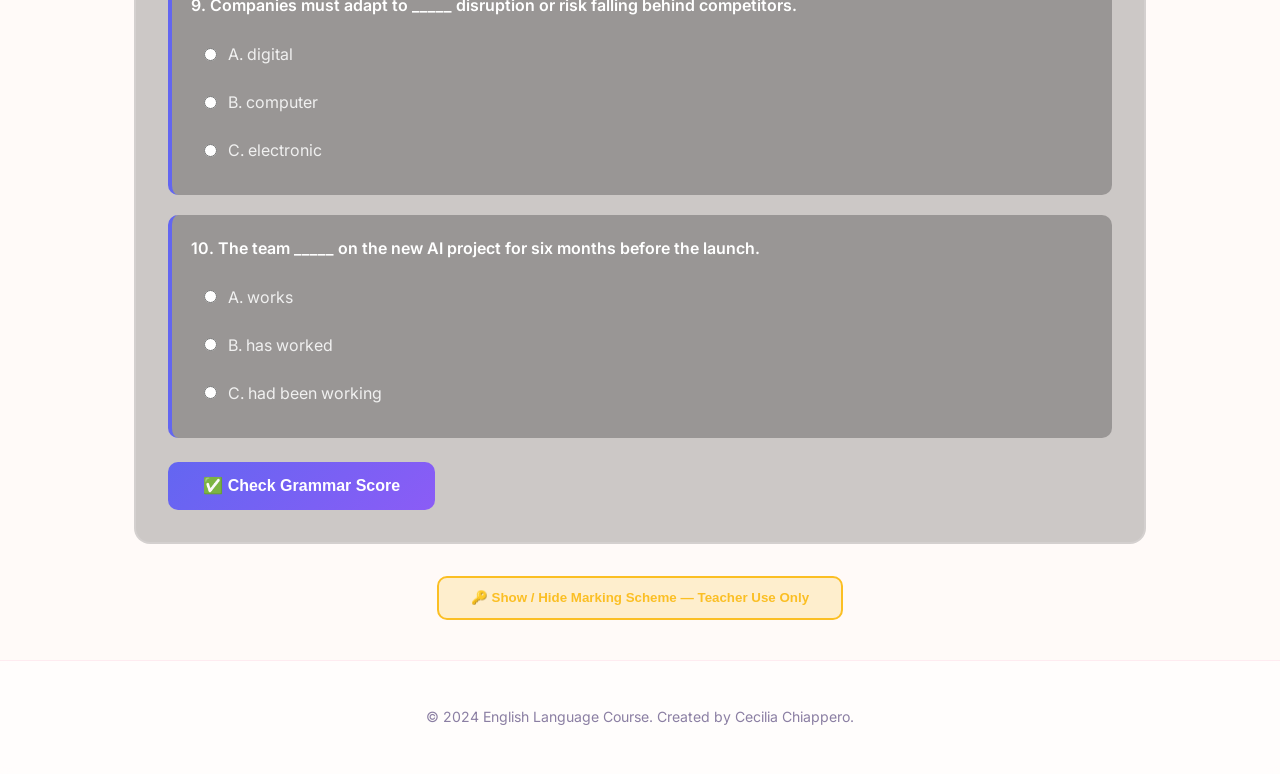
<file: exam2.html>
<!DOCTYPE html>
<html lang="en">

<head>
    <meta charset="UTF-8">
    <meta name="viewport" content="width=device-width, initial-scale=1.0">
    <title>Progress Exam 1 — Units 1 & 2 | English B1 Course</title>
    <link rel="icon" type="image/x-icon" href="st_marys.ico">
    <link rel="stylesheet" href="css/style.css">
    <style>
        :root {
            --exam1: #6366f1
        }

        .exam-banner {
            background: linear-gradient(135deg, rgba(99, 102, 241, .25), rgba(139, 92, 246, .15));
            border: 2px solid rgba(99, 102, 241, .5);
            border-radius: 16px;
            padding: 2.5rem;
            margin: 100px 0 2rem;
            text-align: center
        }

        .exam-banner h1 {
            font-size: 2.2rem;
            color: #fff;
            margin-bottom: .5rem
        }

        .exam-banner p {
            color: rgba(255, 255, 255, .8);
            font-size: 1.1rem
        }

        .exam-meta {
            display: flex;
            justify-content: center;
            gap: 1.5rem;
            flex-wrap: wrap;
            margin-top: 1rem
        }

        .exam-meta span {
            background: rgba(99, 102, 241, .3);
            border: 1px solid rgba(99, 102, 241, .5);
            padding: .4rem 1.2rem;
            border-radius: 20px;
            font-size: .85rem;
            color: #fff
        }

        .exam-section {
            background: rgba(0, 0, 0, .2);
            border: 2px solid rgba(255, 255, 255, .15);
            border-radius: 16px;
            padding: 2rem;
            margin-bottom: 2rem
        }

        .sec-label {
            display: inline-block;
            padding: .4rem 1.2rem;
            border-radius: 20px;
            font-size: .8rem;
            font-weight: 700;
            text-transform: uppercase;
            letter-spacing: 1px;
            margin-bottom: 1.2rem;
            color: #fff
        }

        .sec-indigo {
            background: rgba(99, 102, 241, .5);
            border: 1px solid #6366f1
        }

        .sec-gold {
            background: rgba(251, 191, 36, .3);
            border: 1px solid #fbbf24;
            color: #fbbf24
        }

        .sec-purple {
            background: rgba(139, 92, 246, .4);
            border: 1px solid #8b5cf6
        }

        .ebox {
            background: rgba(0, 0, 0, .25);
            border-left: 4px solid #6366f1;
            border-radius: 10px;
            padding: 1.2rem;
            margin: 1.2rem 0
        }

        .ebox p.qtext {
            font-weight: 600;
            color: #fff;
            margin-bottom: .8rem
        }

        .opts label {
            display: flex;
            align-items: center;
            gap: .7rem;
            padding: .5rem .8rem;
            border-radius: 8px;
            cursor: pointer;
            color: rgba(255, 255, 255, .85);
            transition: background .2s;
            margin: .25rem 0
        }

        .opts label:hover {
            background: rgba(99, 102, 241, .2)
        }

        .opts input {
            accent-color: #6366f1
        }

        .transcript {
            background: rgba(0, 0, 0, .3);
            border-left: 4px solid #fbbf24;
            padding: 1.5rem;
            border-radius: 10px;
            line-height: 1.9;
            color: rgba(255, 255, 255, .9);
            margin: 1rem 0
        }

        .tbtn {
            background: rgba(99, 102, 241, .35);
            border: 2px solid #6366f1;
            color: #fff;
            padding: .6rem 1.4rem;
            border-radius: 8px;
            cursor: pointer;
            font-weight: 600;
            margin-bottom: 1rem;
            transition: background .2s
        }

        .tbtn:hover {
            background: rgba(99, 102, 241, .6)
        }

        textarea {
            width: 100%;
            min-height: 100px;
            background: rgba(0, 0, 0, .3);
            border: 2px solid rgba(255, 255, 255, .2);
            color: #fff;
            padding: 1rem;
            border-radius: 10px;
            font-family: inherit;
            font-size: .95rem;
            resize: vertical
        }

        textarea:focus {
            outline: none;
            border-color: #6366f1
        }

        textarea::placeholder {
            color: rgba(255, 255, 255, .4)
        }

        .wc {
            font-size: .8rem;
            color: rgba(255, 255, 255, .4);
            text-align: right;
            margin-top: .3rem
        }

        .hint {
            font-size: .85rem;
            color: #fbbf24;
            margin: .4rem 0;
            font-style: italic
        }

        .check-btn {
            background: linear-gradient(135deg, #6366f1, #8b5cf6);
            border: none;
            color: #fff;
            padding: .9rem 2.2rem;
            border-radius: 10px;
            cursor: pointer;
            font-weight: 700;
            font-size: 1rem;
            margin-top: 1.5rem;
            display: block;
            transition: transform .2s
        }

        .check-btn:hover {
            transform: translateY(-2px)
        }

        .score-reveal {
            background: linear-gradient(135deg, rgba(99, 102, 241, .4), rgba(139, 92, 246, .3));
            border: 2px solid #6366f1;
            border-radius: 12px;
            padding: 1.5rem;
            text-align: center;
            margin-top: 1rem;
            display: none
        }

        .score-num {
            font-size: 3rem;
            font-weight: 800;
            color: #fbbf24
        }

        .ms-box {
            background: rgba(0, 0, 0, .3);
            border: 2px solid rgba(251, 191, 36, .4);
            border-radius: 16px;
            padding: 2rem;
            margin-top: 2rem
        }

        .ms-box h3 {
            color: #fbbf24;
            margin-bottom: 1.5rem;
            font-size: 1.4rem
        }

        .ak {
            display: grid;
            grid-template-columns: repeat(auto-fit, minmax(175px, 1fr));
            gap: .5rem;
            margin: 1rem 0
        }

        .ai {
            background: rgba(0, 0, 0, .25);
            border: 1px solid rgba(251, 191, 36, .3);
            padding: .6rem 1rem;
            border-radius: 8px;
            font-size: .9rem;
            color: rgba(255, 255, 255, .85)
        }

        .ai strong {
            color: #fbbf24
        }

        .gbounds table {
            width: 100%;
            border-collapse: collapse;
            margin-top: .8rem
        }

        .gbounds th {
            background: rgba(99, 102, 241, .4);
            color: #fff;
            padding: .7rem 1rem;
            text-align: left;
            font-size: .9rem
        }

        .gbounds td {
            padding: .6rem 1rem;
            border-bottom: 1px solid rgba(255, 255, 255, .08);
            color: rgba(255, 255, 255, .85);
            font-size: .9rem
        }

        .ms-toggle {
            background: rgba(251, 191, 36, .2);
            border: 2px solid #fbbf24;
            color: #fbbf24;
            padding: .8rem 2rem;
            border-radius: 10px;
            cursor: pointer;
            font-weight: 700;
            margin: 2rem auto;
            display: block
        }

        .ms-toggle:hover {
            background: rgba(251, 191, 36, .35)
        }

        .hidden {
            display: none
        }

        .mark-hint {
            color: rgba(255, 255, 255, .6);
            font-size: .85rem;
            margin-bottom: 1rem
        }

        @media(max-width:600px) {
            .exam-meta {
                gap: .8rem
            }
        }
    </style>
</head>

<body>
    <header>
        <div class="container">
            <nav>
                <div class="logo">English<span>Language</span> Course</div>
                <a href="index.html" style="color:rgba(255,255,255,.7);font-size:.9rem;">← Back to Course</a>
            </nav>
        </div>
    </header>

    <div class="container">
        <div class="exam-banner">
            <h1>📝 Progress Exam 1</h1>
            <p>Units 1 &amp; 2 — The Future of Tech &amp; Global Business</p>
            <div class="exam-meta">
                <span>⏱ 60 minutes</span>
                <span>📊 Total: 50 marks</span>
                <span>🎯 Pass: 30/50</span>
                <span>📚 Units 1 &amp; 2</span>
            </div>
        </div>

        <!-- SECTION A: LISTENING -->
        <div class="exam-section">
            <span class="sec-label sec-indigo">🎧 Section A — Listening Comprehension — 20 marks</span>
            <p class="mark-hint">Read the transcript carefully, then answer all 10 questions. Each correct answer = 2
                marks.</p>

            <button class="tbtn" onclick="document.getElementById('tr1').classList.toggle('hidden')">📄 Show / Hide
                Transcript</button>
            <div id="tr1" class="transcript hidden">
                <strong>Transcript: "The AI Revolution — Opportunity or Threat?"</strong><br><br>
                Welcome to Tech Forward, the podcast exploring how emerging technologies are reshaping our world. Today
                I'm speaking with Dr. Ana Fuentes, a researcher in artificial intelligence and the future of work at a
                leading European university.<br><br>
                Dr. Fuentes, how significant is the impact of AI on today's workforce?<br><br>
                It's already transformative. Studies show that around forty percent of current jobs globally contain
                tasks that could be automated within the next decade. However, I want to stress that automation
                replacing jobs is not a new phenomenon — it happened during the Industrial Revolution and again with the
                rise of computing in the 1980s. What's different now is the speed of change.<br><br>
                That sounds alarming. Is there any good news?<br><br>
                Absolutely. While AI will eliminate certain repetitive roles, it will also create entirely new
                categories of work that don't exist today. Think about social media managers — that role didn't exist
                twenty years ago. Similarly, new positions in AI ethics, robot maintenance, and data interpretation are
                already emerging. The key is adaptability. Workers who are willing to upskill and retrain will have
                significant advantages.<br><br>
                And what about remote work? Has AI accelerated that trend?<br><br>
                Enormously. AI-powered collaboration tools now allow teams spread across multiple time zones to work
                together seamlessly. Automated scheduling, real-time translation, and intelligent project management
                software have made location largely irrelevant for many knowledge workers. Research from Stanford
                University found that remote workers showed a fourteen percent increase in productivity compared to
                office counterparts. However, psychological wellbeing remains a concern — many remote workers report
                feeling isolated and disconnected from their colleagues.<br><br>
                Thank you, Dr. Fuentes. Extremely insightful.
            </div>

            <div class="ebox">
                <p class="qtext">1. What percentage of current jobs could be partially automated within the next decade?
                </p>
                <div class="opts">
                    <label><input type="radio" name="q1" value="a"> A. Around twenty percent</label>
                    <label><input type="radio" name="q1" value="b"> B. Over sixty percent</label>
                    <label><input type="radio" name="q1" value="c"> C. Around forty percent</label>
                </div>
            </div>

            <div class="ebox">
                <p class="qtext">2. According to Dr. Fuentes, what was different about previous automation waves?</p>
                <div class="opts">
                    <label><input type="radio" name="q2" value="a"> A. They happened in developing countries
                        first</label>
                    <label><input type="radio" name="q2" value="b"> B. They moved more slowly than today's AI
                        revolution</label>
                    <label><input type="radio" name="q2" value="c"> C. They affected only manufacturing
                        industries</label>
                </div>
            </div>

            <div class="ebox">
                <p class="qtext">3. What example does Dr. Fuentes give of a job that didn't exist twenty years ago?</p>
                <div class="opts">
                    <label><input type="radio" name="q3" value="a"> A. Software engineer</label>
                    <label><input type="radio" name="q3" value="b"> B. Financial analyst</label>
                    <label><input type="radio" name="q3" value="c"> C. Social media manager</label>
                </div>
            </div>

            <div class="ebox">
                <p class="qtext">4. What does Dr. Fuentes say is the key advantage for workers facing automation?</p>
                <div class="opts">
                    <label><input type="radio" name="q4" value="a"> A. Adaptability and willingness to upskill</label>
                    <label><input type="radio" name="q4" value="b"> B. Having a university degree</label>
                    <label><input type="radio" name="q4" value="c"> C. Working in the technology sector</label>
                </div>
            </div>

            <div class="ebox">
                <p class="qtext">5. What new categories of work does Dr. Fuentes name?</p>
                <div class="opts">
                    <label><input type="radio" name="q5" value="a"> A. Delivery services and manual labour</label>
                    <label><input type="radio" name="q5" value="b"> B. AI ethics, robot maintenance, and data
                        interpretation</label>
                    <label><input type="radio" name="q5" value="c"> C. Marketing, finance, and law</label>
                </div>
            </div>

            <div class="ebox">
                <p class="qtext">6. Which university's research found remote workers were more productive?</p>
                <div class="opts">
                    <label><input type="radio" name="q6" value="a"> A. Harvard University</label>
                    <label><input type="radio" name="q6" value="b"> B. Oxford University</label>
                    <label><input type="radio" name="q6" value="c"> C. Stanford University</label>
                </div>
            </div>

            <div class="ebox">
                <p class="qtext">7. By how much did remote workers' productivity increase according to the research?</p>
                <div class="opts">
                    <label><input type="radio" name="q7" value="a"> A. Twenty-five percent</label>
                    <label><input type="radio" name="q7" value="b"> B. Fourteen percent</label>
                    <label><input type="radio" name="q7" value="c"> C. Thirty percent</label>
                </div>
            </div>

            <div class="ebox">
                <p class="qtext">8. What concern does Dr. Fuentes raise about remote work?</p>
                <div class="opts">
                    <label><input type="radio" name="q8" value="a"> A. Higher salary costs for companies</label>
                    <label><input type="radio" name="q8" value="b"> B. Reduced productivity over time</label>
                    <label><input type="radio" name="q8" value="c"> C. Workers feeling isolated and disconnected</label>
                </div>
            </div>

            <div class="ebox">
                <p class="qtext">9. What AI-powered feature makes remote collaboration across time zones easier?</p>
                <div class="opts">
                    <label><input type="radio" name="q9" value="a"> A. Real-time translation and intelligent
                        scheduling</label>
                    <label><input type="radio" name="q9" value="b"> B. Faster internet connections</label>
                    <label><input type="radio" name="q9" value="c"> C. Video conferencing cameras</label>
                </div>
            </div>

            <div class="ebox">
                <p class="qtext">10. According to Dr. Fuentes, when did the automation of jobs begin?</p>
                <div class="opts">
                    <label><input type="radio" name="q10" value="a"> A. In the 1990s with the rise of the
                        internet</label>
                    <label><input type="radio" name="q10" value="b"> B. During the Industrial Revolution</label>
                    <label><input type="radio" name="q10" value="c"> C. Only in the last five years</label>
                </div>
            </div>

            <button class="check-btn" onclick="checkL()">✅ Check Listening Score</button>
            <div id="lscore" class="score-reveal">
                <div style="color:rgba(255,255,255,.8)">Your Score:</div>
                <div class="score-num" id="lnum">—</div>
                <div style="color:rgba(255,255,255,.7)">out of 20</div>
            </div>
        </div>

        <!-- SECTION B: OPEN-ENDED -->
        <div class="exam-section">
            <span class="sec-label sec-gold">✍️ Section B — Open-Ended Questions — 20 marks</span>
            <p class="mark-hint">Write complete answers (4–6 sentences each). Use vocabulary from Units 1 &amp; 2.</p>

            <div style="margin:1.5rem 0">
                <p style="color:#fff;font-weight:600;margin-bottom:.5rem">1. Do you think artificial intelligence is
                    more of an opportunity or a threat to society? Give at least two reasons to support your view. <span
                        style="color:#fbbf24">(5 marks)</span></p>
                <p class="hint">💡 Use: artificial intelligence / automate tasks / machine learning / disruptive
                    technology / digital transformation</p>
                <textarea id="b1" placeholder="Write your answer here..." oninput="wc('b1','w1')"></textarea>
                <div class="wc" id="w1">Words: 0</div>
            </div>

            <div style="margin:1.5rem 0">
                <p style="color:#fff;font-weight:600;margin-bottom:.5rem">2. Would you prefer to work remotely or in an
                    office? Compare both options and explain your preference. <span style="color:#fbbf24">(5
                        marks)</span></p>
                <p class="hint">💡 Use: digital nomad / work-life balance / remote team / virtual collaboration /
                    productivity</p>
                <textarea id="b2" placeholder="Write your answer here..." oninput="wc('b2','w2')"></textarea>
                <div class="wc" id="w2">Words: 0</div>
            </div>

            <div style="margin:1.5rem 0">
                <p style="color:#fff;font-weight:600;margin-bottom:.5rem">3. How has technology changed communication in
                    the modern workplace? Describe 2–3 specific ways. <span style="color:#fbbf24">(5 marks)</span></p>
                <textarea id="b3" placeholder="Write your answer here..." oninput="wc('b3','w3')"></textarea>
                <div class="wc" id="w3">Words: 0</div>
            </div>

            <div style="margin:1.5rem 0">
                <p style="color:#fff;font-weight:600;margin-bottom:.5rem">4. Imagine you are launching a global online
                    business. What challenges would you face and how would you overcome them? <span
                        style="color:#fbbf24">(5 marks)</span></p>
                <p class="hint">💡 Use: global market / cross-cultural communication / time zone differences /
                    e-commerce / competitive advantage</p>
            <textarea id="b4" placeholder="Write your answer here..." oninput="wc('b4','w4')"></textarea>
                <div class="wc" id="w4">Words: 0</div>
            </div>

            <button onclick="sendB()" style="display: flex; align-items: center; justify-content: center; gap: 10px; width: 100%; padding: 14px 20px; margin-top: 20px; background: linear-gradient(135deg, #25D366, #128C7E); border: none; color: #fff; font-size: 1rem; font-weight: 700; border-radius: 12px; cursor: pointer; transition: all 0.3s ease; box-shadow: 0 4px 15px rgba(37, 211, 102, 0.3);">
                <svg width="24" height="24" viewBox="0 0 24 24" fill="white"><path d="M17.472 14.382c-.297-.149-1.758-.867-2.03-.967-.273-.099-.471-.148-.67.15-.197.297-.767.966-.94 1.164-.173.199-.347.223-.644.075-.297-.15-1.255-.463-2.39-1.475-.883-.788-1.48-1.761-1.653-2.059-.173-.297-.018-.458.13-.606.134-.133.298-.347.446-.52.149-.174.198-.298.298-.497.099-.198.05-.371-.025-.52-.075-.149-.669-1.612-.916-2.207-.242-.579-.487-.5-.669-.51-.173-.008-.371-.01-.57-.01-.198 0-.52.074-.792.372-.272.297-1.04 1.016-1.04 2.479 0 1.462 1.065 2.875 1.213 3.074.149.198 2.096 3.2 5.077 4.487.709.306 1.262.489 1.694.625.712.227 1.36.195 1.871.118.571-.085 1.758-.719 2.006-1.413.248-.694.248-1.289.173-1.413-.074-.124-.272-.198-.57-.347m-5.421 7.403h-.004a9.87 9.87 0 01-5.031-1.378l-.361-.214-3.741.982.998-3.648-.235-.374a9.86 9.86 0 01-1.51-5.26c.001-5.45 4.436-9.884 9.888-9.884 2.64 0 5.122 1.03 6.988 2.898a9.825 9.825 0 012.893 6.994c-.003 5.45-4.437 9.884-9.885 9.884m8.413-18.297A11.815 11.815 0 0012.05 0C5.495 0 .16 5.335.157 11.892c0 2.096.547 4.142 1.588 5.945L.057 24l6.305-1.654a11.882 11.882 0 005.683 1.448h.005c6.554 0 11.89-5.335 11.893-11.893a11.821 11.821 0 00-3.48-8.413z"/></svg>
                Send Section B via WhatsApp
            </button>
        </div>

        <!-- SECTION C: GRAMMAR -->
        <div class="exam-section">
            <span class="sec-label sec-purple">📝 Section C — Grammar &amp; Vocabulary — 10 marks</span>
            <p class="mark-hint">Choose the best option. Each correct answer = 1 mark.</p>

            <div class="ebox">
                <p class="qtext">1. AI is _____ thousands of repetitive tasks that humans used to perform manually.</p>
                <div class="opts">
                    <label><input type="radio" name="g1" value="a"> A. doing</label>
                    <label><input type="radio" name="g1" value="b"> B. automating</label>
                    <label><input type="radio" name="g1" value="c"> C. running</label>
                </div>
            </div>

            <div class="ebox">
                <p class="qtext">2. The rise of remote work has _____ the way companies manage their teams.</p>
                <div class="opts">
                    <label><input type="radio" name="g2" value="a"> A. transformed</label>
                    <label><input type="radio" name="g2" value="b"> B. confused</label>
                    <label><input type="radio" name="g2" value="c"> C. eliminated</label>
                </div>
            </div>

            <div class="ebox">
                <p class="qtext">3. She has been working as a _____ nomad for three years, travelling while working
                    online.</p>
                <div class="opts">
                    <label><input type="radio" name="g3" value="a"> A. work</label>
                    <label><input type="radio" name="g3" value="b"> B. job</label>
                    <label><input type="radio" name="g3" value="c"> C. digital</label>
                </div>
            </div>

            <div class="ebox">
                <p class="qtext">4. By 2030, experts predict that many logistics jobs _____ by autonomous vehicles.</p>
                <div class="opts">
                    <label><input type="radio" name="g4" value="a"> A. will be replaced</label>
                    <label><input type="radio" name="g4" value="b"> B. replace</label>
                    <label><input type="radio" name="g4" value="c"> C. are replacing</label>
                </div>
            </div>

            <div class="ebox">
                <p class="qtext">5. The company decided to _____ its operations after expanding into three new markets.
                </p>
                <div class="opts">
                    <label><input type="radio" name="g5" value="a"> A. decrease</label>
                    <label><input type="radio" name="g5" value="b"> B. maintain</label>
                    <label><input type="radio" name="g5" value="c"> C. scale up</label>
                </div>
            </div>

            <div class="ebox">
                <p class="qtext">6. _____ you worked remotely before? What was your experience like?</p>
                <div class="opts">
                    <label><input type="radio" name="g6" value="a"> A. Have</label>
                    <label><input type="radio" name="g6" value="b"> B. Did</label>
                    <label><input type="radio" name="g6" value="c"> C. Are</label>
                </div>
            </div>

            <div class="ebox">
                <p class="qtext">7. If companies _____ in employee wellbeing, they would see higher retention rates.</p>
                <div class="opts">
                    <label><input type="radio" name="g7" value="a"> A. invests</label>
                    <label><input type="radio" name="g7" value="b"> B. invested</label>
                    <label><input type="radio" name="g7" value="c"> C. are investing</label>
                </div>
            </div>

            <div class="ebox">
                <p class="qtext">8. Machine _____ allows computers to improve their performance without being explicitly
                    programmed.</p>
                <div class="opts">
                    <label><input type="radio" name="g8" value="a"> A. thinking</label>
                    <label><input type="radio" name="g8" value="b"> B. working</label>
                    <label><input type="radio" name="g8" value="c"> C. learning</label>
                </div>
            </div>

            <div class="ebox">
                <p class="qtext">9. Companies must adapt to _____ disruption or risk falling behind competitors.</p>
                <div class="opts">
                    <label><input type="radio" name="g9" value="a"> A. digital</label>
                    <label><input type="radio" name="g9" value="b"> B. computer</label>
                    <label><input type="radio" name="g9" value="c"> C. electronic</label>
                </div>
            </div>

            <div class="ebox">
                <p class="qtext">10. The team _____ on the new AI project for six months before the launch.</p>
                <div class="opts">
                    <label><input type="radio" name="g10" value="a"> A. works</label>
                    <label><input type="radio" name="g10" value="b"> B. has worked</label>
                    <label><input type="radio" name="g10" value="c"> C. had been working</label>
                </div>
            </div>

            <button class="check-btn" onclick="checkG()">✅ Check Grammar Score</button>
            <div id="gscore" class="score-reveal">
                <div style="color:rgba(255,255,255,.8)">Your Score:</div>
                <div class="score-num" id="gnum">—</div>
                <div style="color:rgba(255,255,255,.7)">out of 10</div>
            </div>
        </div>

        <!-- MARKING SCHEME -->
        <button class="ms-toggle" onclick="document.getElementById('ms').classList.toggle('hidden')">🔑 Show / Hide
            Marking Scheme — Teacher Use Only</button>
        <div id="ms" class="ms-box hidden">
            <h3>🔑 Marking Scheme — Exam 1 (Units 1–2)</h3>

            <h4 style="color:#a78bfa;margin:1.5rem 0 .8rem">Section A — Listening Answers (2 marks each)</h4>
            <div class="ak">
                <div class="ai">Q1 → <strong>C</strong> (40%)</div>
                <div class="ai">Q2 → <strong>B</strong> (moved more slowly)</div>
                <div class="ai">Q3 → <strong>C</strong> (Social media manager)</div>
                <div class="ai">Q4 → <strong>A</strong> (Adaptability)</div>
                <div class="ai">Q5 → <strong>B</strong> (AI ethics, robot maintenance)</div>
                <div class="ai">Q6 → <strong>C</strong> (Stanford)</div>
                <div class="ai">Q7 → <strong>B</strong> (14%)</div>
                <div class="ai">Q8 → <strong>C</strong> (Isolated/disconnected)</div>
                <div class="ai">Q9 → <strong>A</strong> (Real-time translation)</div>
                <div class="ai">Q10 → <strong>B</strong> (Industrial Revolution)</div>
            </div>

            <h4 style="color:#a78bfa;margin:1.5rem 0 .8rem">Section B — Open Questions Criteria (5 marks each)</h4>
            <div class="gbounds">
                <table>
                    <tr>
                        <th>Marks</th>
                        <th>Criteria</th>
                    </tr>
                    <tr>
                        <td>5</td>
                        <td>Excellent: well-developed, 5+ sentences, natural use of 4+ key collocations/vocabulary,
                            minimal errors</td>
                    </tr>
                    <tr>
                        <td>4</td>
                        <td>Good: clear ideas, 4+ sentences, 3 vocabulary items used correctly</td>
                    </tr>
                    <tr>
                        <td>3</td>
                        <td>Satisfactory: adequate, some vocabulary, noticeable errors</td>
                    </tr>
                    <tr>
                        <td>2</td>
                        <td>Basic: limited ideas, few vocabulary items</td>
                    </tr>
                    <tr>
                        <td>0–1</td>
                        <td>Not attempted or off topic</td>
                    </tr>
                </table>
            </div>
            <p style="color:rgba(255,255,255,.7);margin-top:.8rem;font-size:.9rem"><strong style="color:#fbbf24">Key
                    vocabulary:</strong> artificial intelligence, automate tasks, machine learning, disruptive
                technology, digital transformation, digital nomad, work-life balance, remote team, virtual
                collaboration, productivity, global market, cross-cultural communication</p>

            <h4 style="color:#a78bfa;margin:1.5rem 0 .8rem">Section C — Grammar Answers (1 mark each)</h4>
            <div class="ak">
                <div class="ai">G1 → <strong>B</strong> (automating)</div>
                <div class="ai">G2 → <strong>A</strong> (transformed)</div>
                <div class="ai">G3 → <strong>C</strong> (digital)</div>
                <div class="ai">G4 → <strong>A</strong> (will be replaced)</div>
                <div class="ai">G5 → <strong>C</strong> (scale up)</div>
                <div class="ai">G6 → <strong>A</strong> (Have)</div>
                <div class="ai">G7 → <strong>B</strong> (invested)</div>
                <div class="ai">G8 → <strong>C</strong> (learning)</div>
                <div class="ai">G9 → <strong>A</strong> (digital)</div>
                <div class="ai">G10 → <strong>C</strong> (had been working)</div>
            </div>

            <h4 style="color:#a78bfa;margin:1.5rem 0 .8rem">Grade Boundaries</h4>
            <div class="gbounds">
                <table>
                    <tr>
                        <th>Grade</th>
                        <th>Marks</th>
                        <th>Descriptor</th>
                    </tr>
                    <tr>
                        <td>⭐⭐⭐ Distinction</td>
                        <td>45–50</td>
                        <td>Outstanding command of language and topic</td>
                    </tr>
                    <tr>
                        <td>✅ Merit</td>
                        <td>38–44</td>
                        <td>Strong performance, minor weaknesses</td>
                    </tr>
                    <tr>
                        <td>👍 Pass</td>
                        <td>30–37</td>
                        <td>Adequate for B1 level, some gaps</td>
                    </tr>
                    <tr>
                        <td>⚠️ Borderline</td>
                        <td>20–29</td>
                        <td>Review Units 1–2 before continuing</td>
                    </tr>
                    <tr>
                        <td>❌ Needs Repeat</td>
                        <td>0–19</td>
                        <td>Repeat Units 1–2</td>
                    </tr>
                </table>
            </div>
        </div>
    </div>

    <footer>
        <div class="container">
            <p>© 2024 English Language Course. Created by Cecilia Chiappero.</p>
        </div>
    </footer>

    <script>
        const LA = { q1: 'c', q2: 'b', q3: 'c', q4: 'a', q5: 'b', q6: 'c', q7: 'b', q8: 'c', q9: 'a', q10: 'b' };
        const GA = { g1: 'b', g2: 'a', g3: 'c', g4: 'a', g5: 'c', g6: 'a', g7: 'b', g8: 'c', g9: 'a', g10: 'c' };
        function checkL() { let s = 0; for (let [q, a] of Object.entries(LA)) { const el = document.querySelector(`input[name="${q}"]:checked`); if (el && el.value === a) s += 2; } document.getElementById('lnum').textContent = s + '/20'; document.getElementById('lscore').style.display = 'block'; }
        function checkG() { let s = 0; for (let [q, a] of Object.entries(GA)) { const el = document.querySelector(`input[name="${q}"]:checked`); if (el && el.value === a) s++; } document.getElementById('gnum').textContent = s + '/10'; document.getElementById('gscore').style.display = 'block'; }
        function wc(id, cid) { const t = document.getElementById(id).value.trim(); document.getElementById(cid).textContent = 'Words: ' + (t === '' ? 0 : t.split(/\s+/).length); }
        function sendB() {
            const b1 = document.getElementById('b1').value.trim();
            const b2 = document.getElementById('b2').value.trim();
            const b3 = document.getElementById('b3').value.trim();
            const b4 = document.getElementById('b4').value.trim();
            if (!b1 && !b2 && !b3 && !b4) { alert('Please write some answers before sending.'); return; }
            const title = document.querySelector('h1').textContent;
            const msg = `📝 *${title} — Section B Answers*\n\n*1.* ${b1 || '(No answer)'}\n\n*2.* ${b2 || '(No answer)'}\n\n*3.* ${b3 || '(No answer)'}\n\n*4.* ${b4 || '(No answer)'}`;
            window.open(`https://wa.me/5493517017850?text=${encodeURIComponent(msg)}`, '_blank');
        }
    </script>
</body>

</html>
</file>
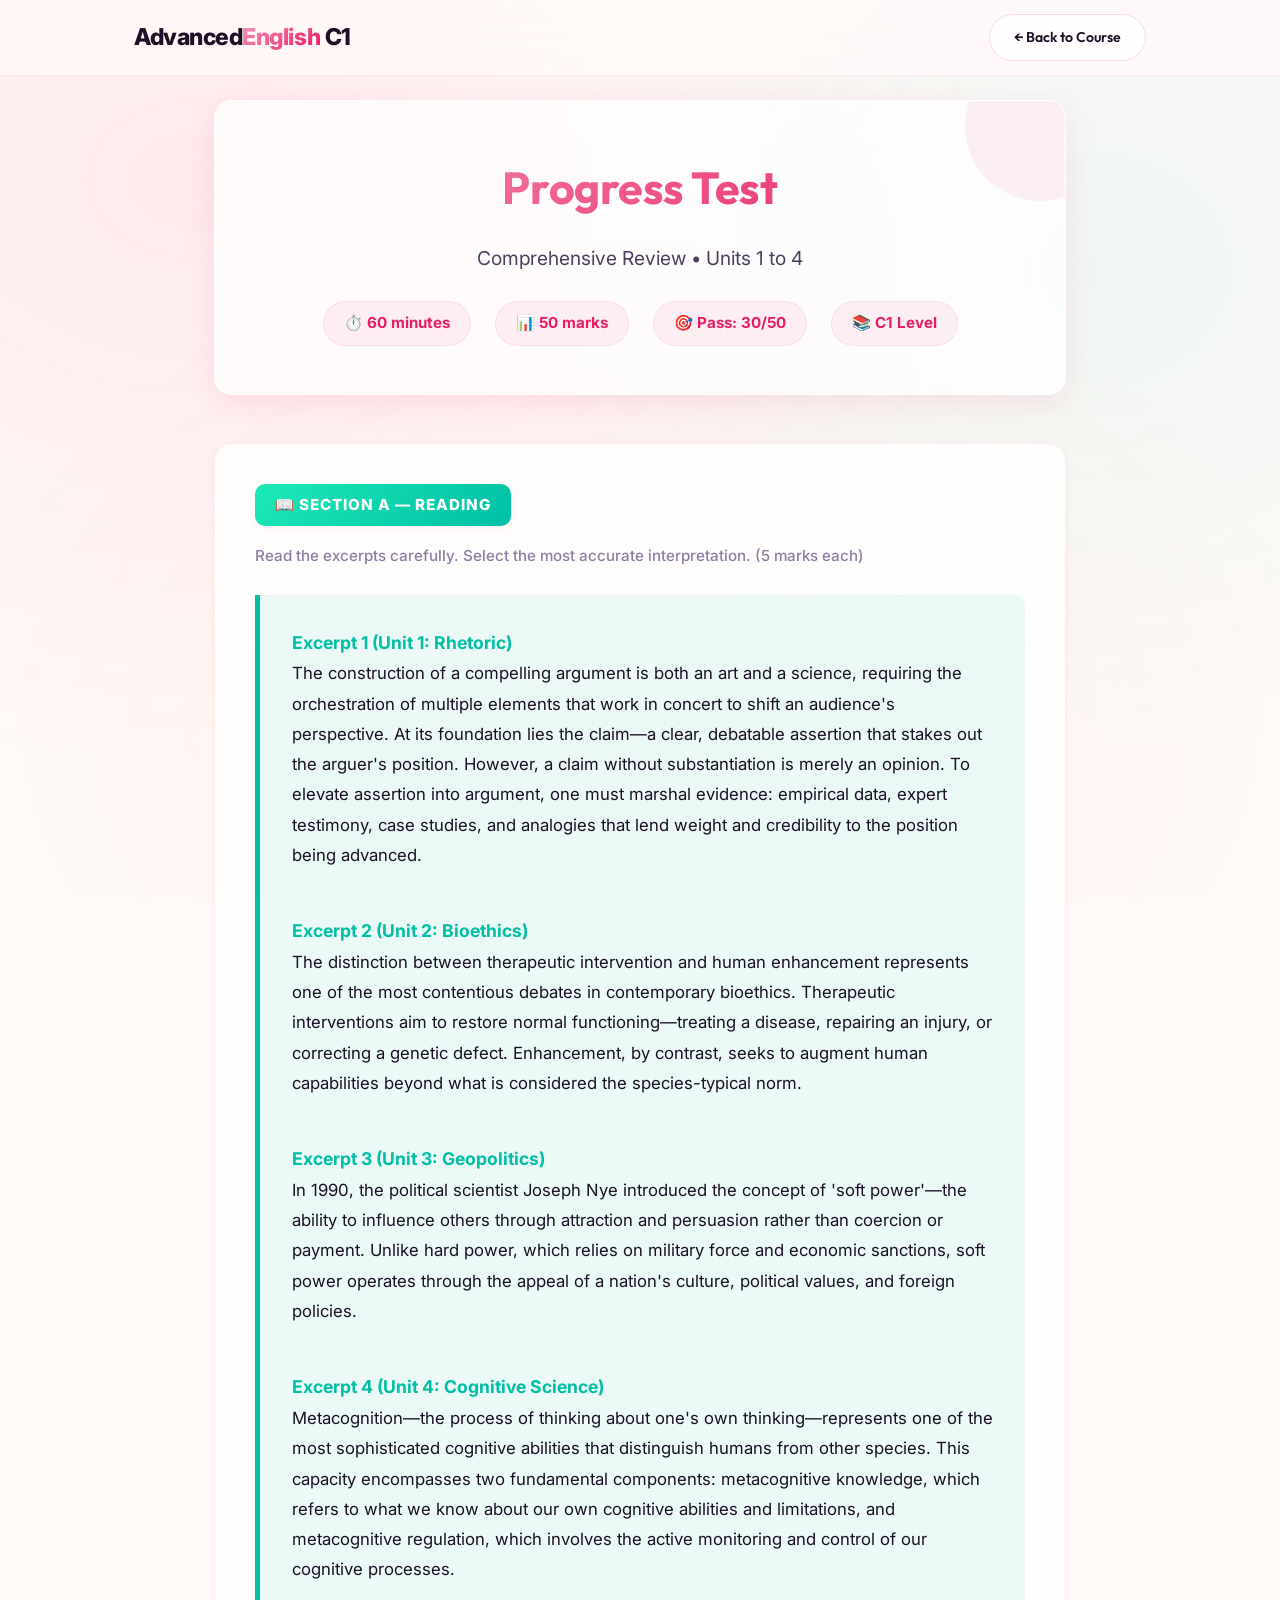
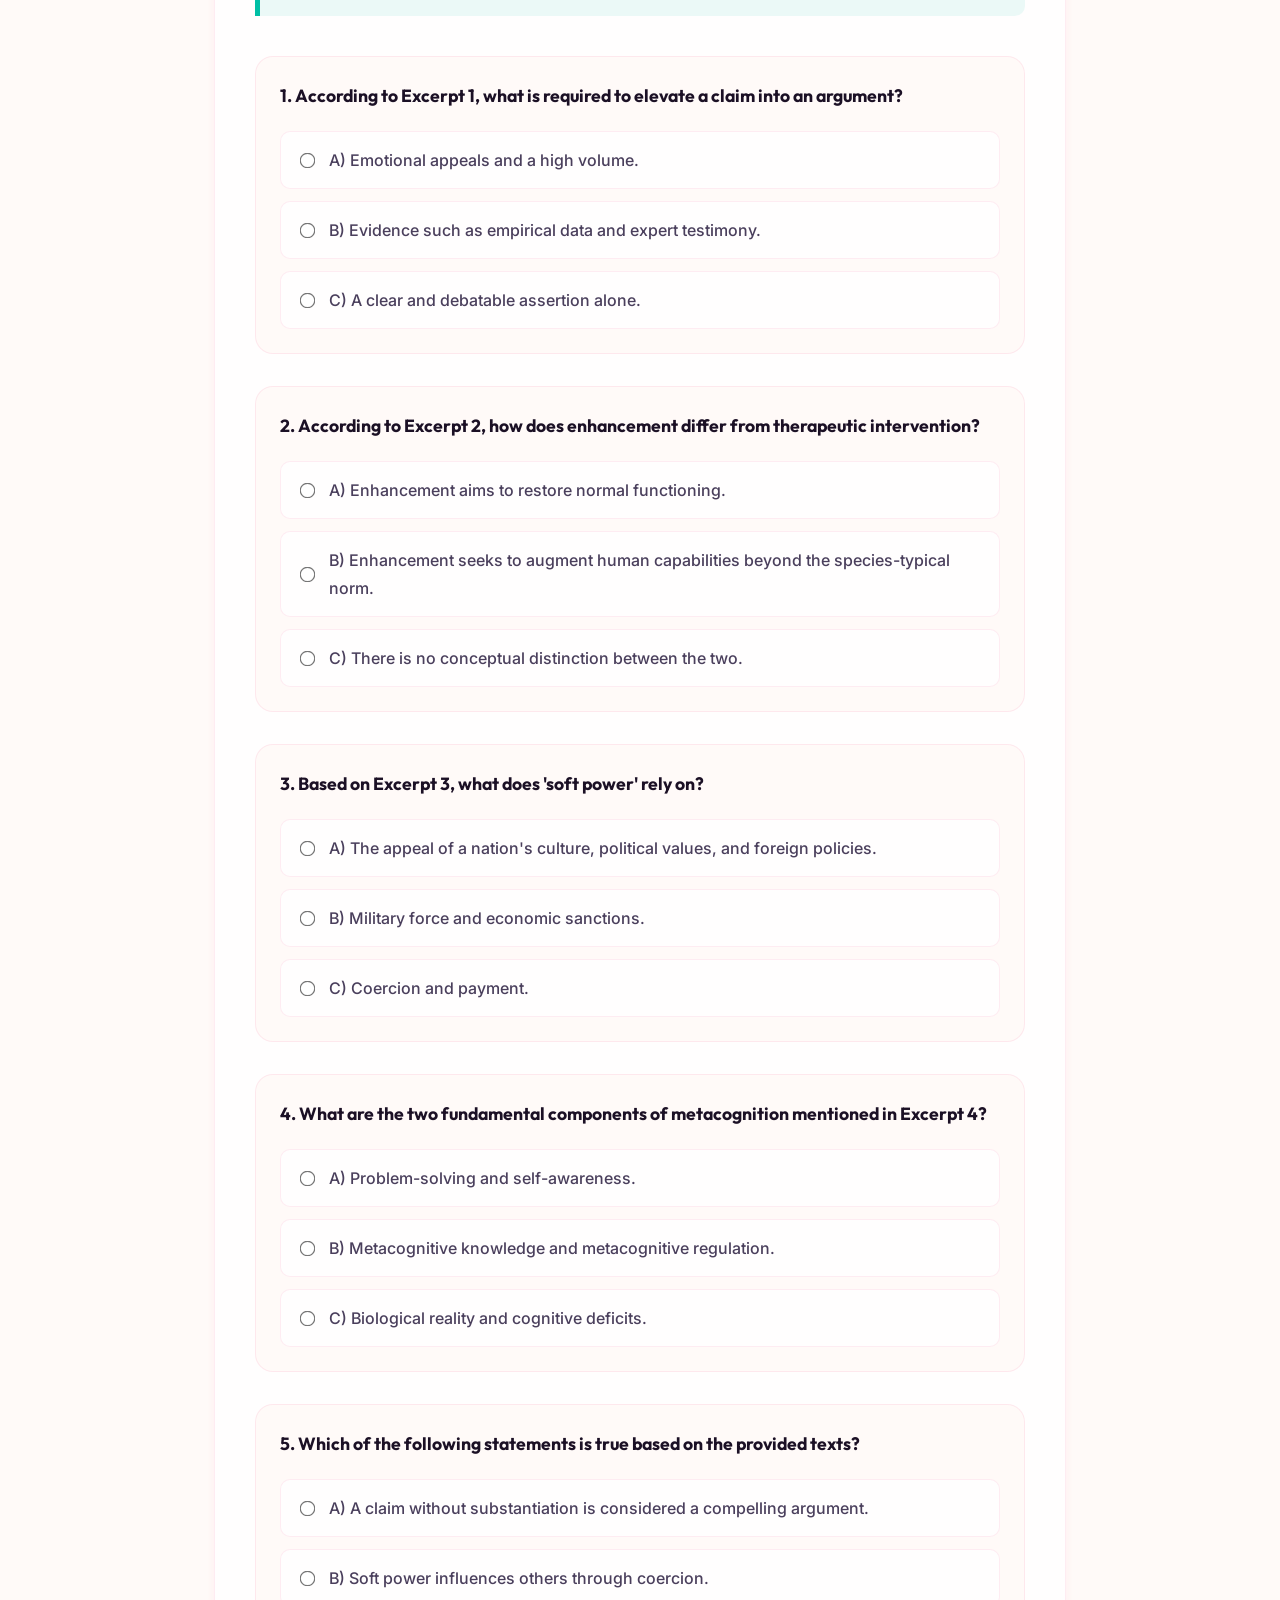
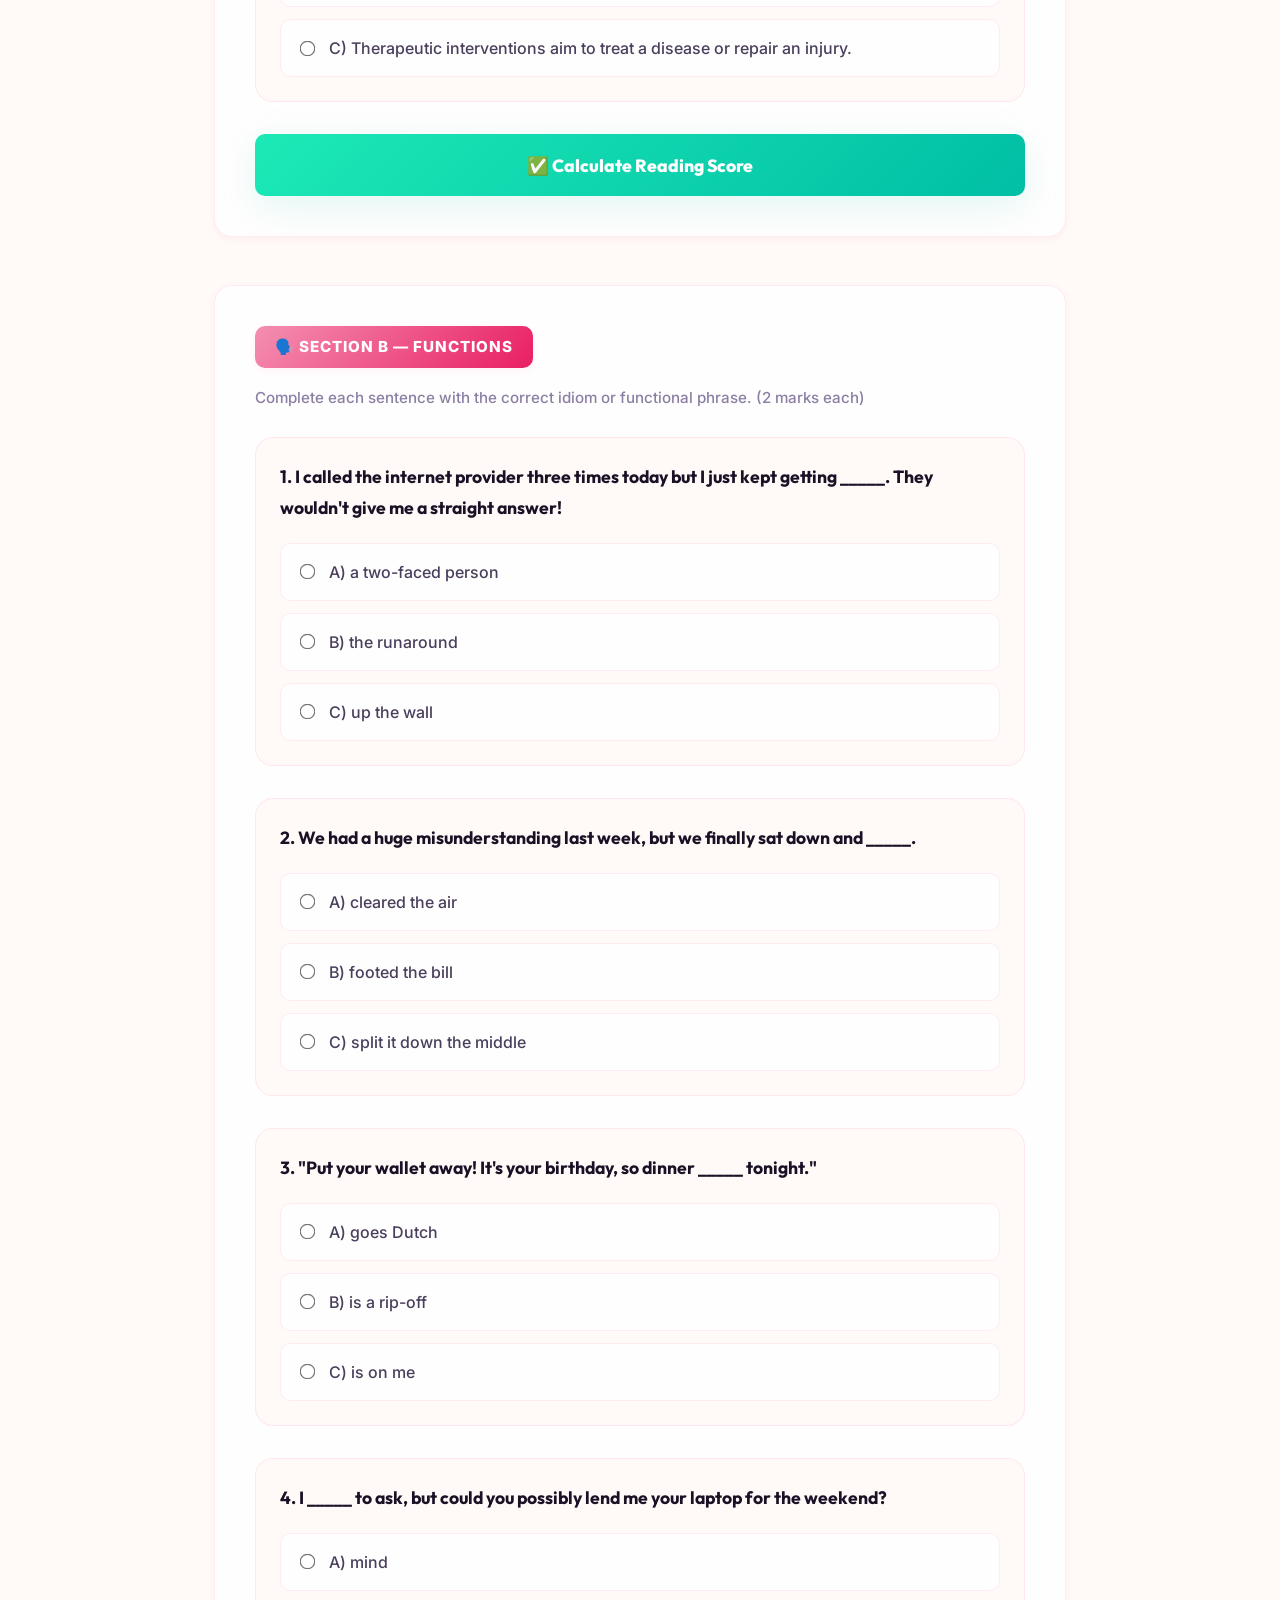
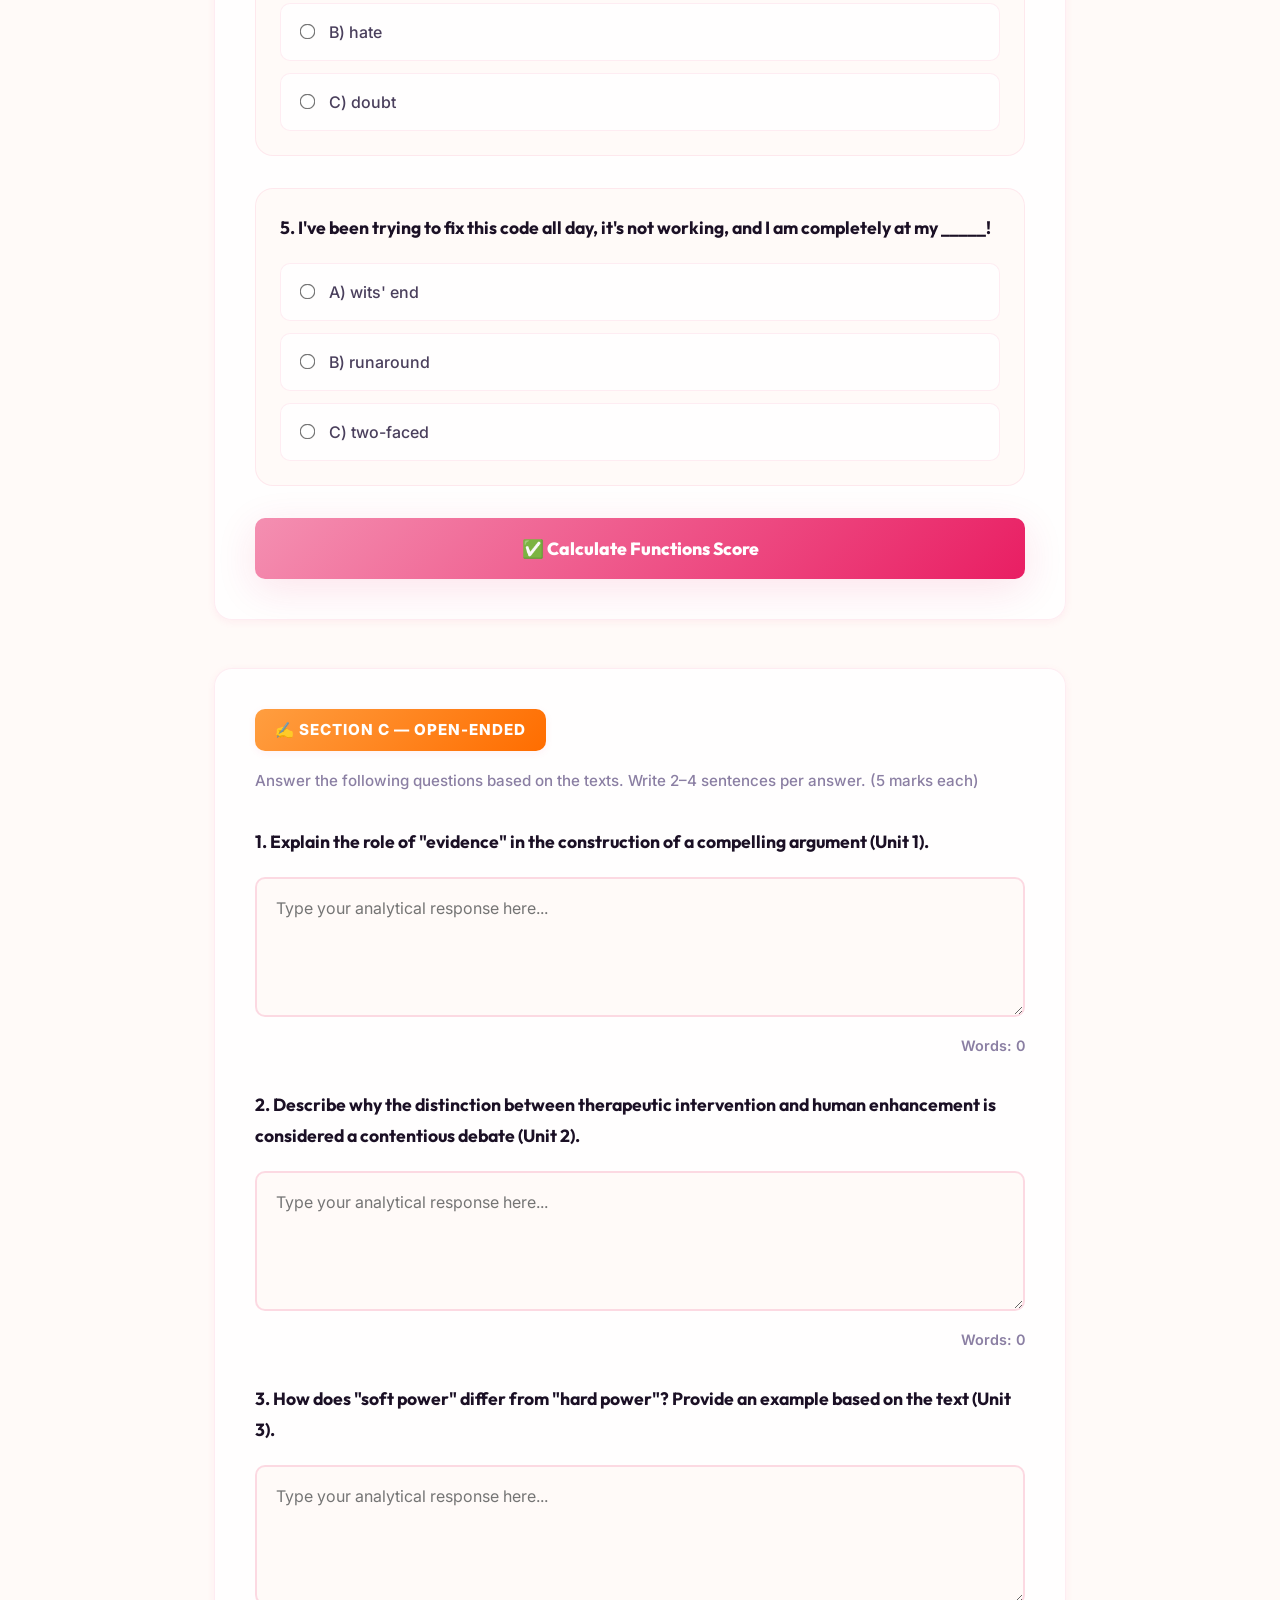
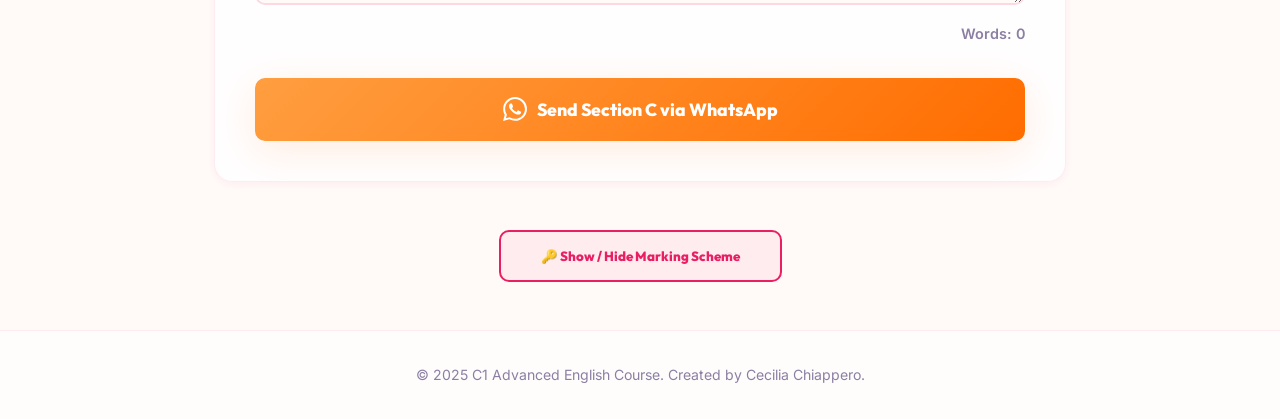
<file: exam4.html>
<!DOCTYPE html>
<html lang="en">

<head>
    <meta charset="UTF-8">
    <meta name="viewport" content="width=device-width, initial-scale=1.0">
    <title>Progress Exam 4 — Units 1–4 | Advanced English C1</title>
    <link rel="stylesheet" href="css/style.css">
    <style>
        /* Premium C1 Exam Styles — using core variables */
        
        .exam-banner {
            background: var(--glass-bg);
            backdrop-filter: var(--glass-blur);
            border-top: 5px solid var(--accent-indigo);
            border-radius: var(--border-radius);
            padding: 3rem 2rem;
            text-align: center;
            box-shadow: var(--shadow-md);
            margin-top: 100px;
            margin-bottom: 3rem;
            position: relative;
            overflow: hidden;
            transition: transform 0.3s ease;
            border: 1px solid var(--glass-border);
        }

        .exam-banner:hover {
            transform: translateY(-5px);
            box-shadow: var(--shadow-lg);
        }

        .exam-banner::before {
            content: '';
            position: absolute;
            top: -50px;
            right: -50px;
            width: 150px;
            height: 150px;
            background: var(--accent-indigo-bg);
            border-radius: 50%;
            z-index: 0;
        }

        .exam-banner h1 {
            margin: 0 0 15px 0;
            font-size: 2.8rem;
            background: var(--gradient-accent);
            -webkit-background-clip: text;
            -webkit-text-fill-color: transparent;
            position: relative;
            z-index: 1;
        }

        .exam-banner p {
            color: var(--text-secondary);
            font-size: 1.2rem;
            margin-bottom: 25px;
            position: relative;
            z-index: 1;
        }

        .exam-meta {
            display: flex;
            justify-content: center;
            gap: 1.5rem;
            flex-wrap: wrap;
            position: relative;
            z-index: 1;
        }

        .exam-meta span {
            background: var(--accent-indigo-bg);
            color: var(--accent-indigo);
            padding: 8px 20px;
            border-radius: var(--border-radius-pill);
            font-size: 0.95rem;
            font-weight: 700;
            display: flex;
            align-items: center;
            gap: 6px;
            border: 1px solid var(--border-color);
        }

        .exam-section {
            background: var(--bg-secondary);
            border-radius: var(--border-radius);
            padding: 2.5rem;
            box-shadow: var(--shadow-sm);
            margin-bottom: 3rem;
            border: 1px solid var(--border-color);
            transition: box-shadow 0.3s ease;
        }
        
        .exam-section:hover {
            box-shadow: var(--shadow-md);
        }

        .sec-label {
            display: inline-flex;
            align-items: center;
            gap: 8px;
            color: #fff;
            padding: 8px 20px;
            border-radius: var(--border-radius-sm);
            font-weight: 800;
            font-size: 0.95rem;
            text-transform: uppercase;
            letter-spacing: 1px;
            margin-bottom: 2rem;
            box-shadow: var(--shadow-sm);
        }

        .sec-teal { background: var(--gradient-teal); }
        .sec-purple { background: var(--gradient-accent); }
        .sec-pink { background: var(--gradient-warm); }

        .mark-hint {
            color: var(--text-muted);
            font-size: 0.95rem;
            font-weight: 500;
            margin-top: -15px;
            margin-bottom: 25px;
            display: block;
        }

        .reading-box {
            background: var(--accent-teal-bg);
            border-left: 5px solid var(--accent-teal);
            padding: 2rem;
            border-radius: 0 var(--border-radius-sm) var(--border-radius-sm) 0;
            margin-bottom: 2.5rem;
            font-size: 1.05rem;
            line-height: 1.8;
            color: var(--text-primary);
            position: relative;
        }
        
        .reading-box strong {
            color: var(--accent-teal);
            font-size: 1.1rem;
            display: inline-block;
            margin-top: 15px;
        }
        .reading-box strong:first-child { margin-top: 0; }

        .ebox {
            margin-bottom: 2rem;
            padding: 1.5rem;
            border-radius: var(--border-radius);
            background: var(--bg-primary);
            border: 1px solid var(--border-color);
            transition: background 0.3s ease;
        }
        
        .ebox:hover {
            background: var(--bg-secondary);
        }

        .qtext {
            font-family: var(--font-heading);
            font-weight: 700;
            margin: 0 0 1.2rem 0;
            font-size: 1.1rem;
            color: var(--text-primary);
        }

        .opts {
            display: flex;
            flex-direction: column;
            gap: 12px;
        }

        .opts label {
            display: flex;
            align-items: center;
            background: var(--bg-secondary);
            padding: 14px 20px;
            border-radius: var(--border-radius-sm);
            border: 1.5px solid var(--border-color);
            cursor: pointer;
            font-size: 1rem;
            font-weight: 500;
            color: var(--text-secondary);
            transition: all 0.2s cubic-bezier(0.4, 0, 0.2, 1);
        }

        .opts label:hover {
            border-color: var(--accent-indigo);
            background: var(--accent-indigo-bg);
            transform: translateX(5px);
        }

        .opts input[type="radio"] {
            margin-right: 15px;
            transform: scale(1.2);
            accent-color: var(--accent-indigo);
        }

        textarea {
            width: 100%;
            min-height: 140px;
            box-sizing: border-box;
            background: var(--bg-primary);
            border: 2px solid var(--border-color-strong);
            color: var(--text-primary);
            padding: 1.2rem;
            border-radius: var(--border-radius-sm);
            font-family: var(--font-body);
            font-size: 1rem;
            resize: vertical;
            transition: all 0.3s ease;
        }

        textarea:focus { 
            outline: none; 
            border-color: var(--accent-indigo);
            box-shadow: 0 0 0 4px var(--accent-indigo-bg);
        }

        .wc {
            font-size: 0.9rem;
            font-weight: 600;
            color: var(--text-muted);
            text-align: right;
            margin-top: 0.5rem;
        }

        .check-btn {
            background: var(--gradient-teal);
            border: none;
            color: #fff;
            padding: 1.2rem 2.5rem;
            border-radius: var(--border-radius-sm);
            cursor: pointer;
            font-weight: 800;
            font-family: var(--font-heading);
            font-size: 1.1rem;
            margin-top: 2rem;
            display: flex;
            align-items: center;
            justify-content: center;
            gap: 10px;
            width: 100%;
            transition: all 0.3s ease;
            box-shadow: var(--shadow-glow);
        }
        
        .check-btn:hover {
            transform: translateY(-2px);
            opacity: 0.95;
        }
        
        .check-btn.purple {
            background: var(--gradient-accent);
            box-shadow: var(--shadow-glow-indigo);
        }
        
        .score-reveal {
            background: var(--bg-primary);
            border: 3px solid var(--accent-teal);
            border-radius: var(--border-radius);
            padding: 2rem;
            text-align: center;
            margin-top: 1.5rem;
            display: none;
            animation: popIn 0.5s cubic-bezier(0.175, 0.885, 0.32, 1.275);
            box-shadow: var(--shadow-glow);
        }
        
        .score-reveal.purple {
            border-color: var(--accent-indigo);
            box-shadow: var(--shadow-glow-indigo);
        }
        
        .score-reveal.purple .score-num {
            color: var(--accent-indigo);
        }

        @keyframes popIn {
            0% { opacity: 0; transform: scale(0.9) translateY(20px); }
            100% { opacity: 1; transform: scale(1) translateY(0); }
        }

        .score-num {
            font-family: var(--font-heading);
            font-size: 4rem;
            font-weight: 900;
            color: var(--accent-teal);
            line-height: 1.2;
            margin: 10px 0;
        }

        .ms-box {
            background: var(--accent-indigo-bg);
            border: 2px dashed var(--accent-indigo);
            border-radius: var(--border-radius);
            padding: 2.5rem;
            margin-top: 3rem;
            margin-bottom: 3rem;
        }

        .ms-box h3 {
            color: var(--accent-indigo);
            font-size: 1.5rem;
            margin-top: 0;
            font-family: var(--font-heading);
        }

        .ms-toggle {
            background: var(--accent-indigo-bg);
            border: 2px solid var(--accent-indigo);
            color: var(--accent-indigo);
            padding: 1rem 2.5rem;
            border-radius: var(--border-radius-sm);
            cursor: pointer;
            font-family: var(--font-heading);
            font-weight: 800;
            margin: 3rem auto;
            display: block;
            transition: all 0.2s ease;
        }
        
        .ms-toggle:hover {
            background: var(--accent-indigo);
            color: white;
        }

        .hidden { display: none; }
        
        /* Marking Scheme grid */
        .ak {
            display: grid;
            grid-template-columns: repeat(auto-fit, minmax(200px, 1fr));
            gap: 15px;
            margin: 20px 0;
        }
        .ai {
            background: var(--bg-secondary);
            padding: 15px;
            border-radius: var(--border-radius-sm);
            border: 1px solid var(--border-color);
            font-weight: 500;
            box-shadow: var(--shadow-sm);
        }
        .ai strong { color: var(--accent-indigo); font-size: 1.2rem; }
    </style>
</head>

<body>
    <header id="main-header">
        <div class="container">
            <nav>
                <div class="logo">Advanced<span>English</span> C1</div>
                <a href="index.html" class="btn">
                    &larr; Back to Course
                </a>
            </nav>
        </div>
    </header>

    <div class="container" style="max-width: 900px;">
        <div class="exam-banner">
            <h1>Progress Test</h1>
            <p>Comprehensive Review • Units 1 to 4</p>
            <div class="exam-meta">
                <span>⏱️ 60 minutes</span>
                <span>📊 50 marks</span>
                <span>🎯 Pass: 30/50</span>
                <span>📚 C1 Level</span>
            </div>
        </div>

        <!-- SECTION A -->
        <div class="exam-section">
            <span class="sec-label sec-teal">📖 Section A — Reading</span>
            <span class="mark-hint">Read the excerpts carefully. Select the most accurate interpretation. (5 marks each)</span>
            
            <div class="reading-box">
                <strong>Excerpt 1 (Unit 1: Rhetoric)</strong><br>
                The construction of a compelling argument is both an art and a science, requiring the orchestration of multiple elements that work in concert to shift an audience's perspective. At its foundation lies the claim—a clear, debatable assertion that stakes out the arguer's position. However, a claim without substantiation is merely an opinion. To elevate assertion into argument, one must marshal evidence: empirical data, expert testimony, case studies, and analogies that lend weight and credibility to the position being advanced.<br><br>

                <strong>Excerpt 2 (Unit 2: Bioethics)</strong><br>
                The distinction between therapeutic intervention and human enhancement represents one of the most contentious debates in contemporary bioethics. Therapeutic interventions aim to restore normal functioning—treating a disease, repairing an injury, or correcting a genetic defect. Enhancement, by contrast, seeks to augment human capabilities beyond what is considered the species-typical norm.<br><br>

                <strong>Excerpt 3 (Unit 3: Geopolitics)</strong><br>
                In 1990, the political scientist Joseph Nye introduced the concept of 'soft power'—the ability to influence others through attraction and persuasion rather than coercion or payment. Unlike hard power, which relies on military force and economic sanctions, soft power operates through the appeal of a nation's culture, political values, and foreign policies.<br><br>

                <strong>Excerpt 4 (Unit 4: Cognitive Science)</strong><br>
                Metacognition—the process of thinking about one's own thinking—represents one of the most sophisticated cognitive abilities that distinguish humans from other species. This capacity encompasses two fundamental components: metacognitive knowledge, which refers to what we know about our own cognitive abilities and limitations, and metacognitive regulation, which involves the active monitoring and control of our cognitive processes.
            </div>

            <div class="ebox">
                <p class="qtext">1. According to Excerpt 1, what is required to elevate a claim into an argument?</p>
                <div class="opts">
                    <label><input type="radio" name="q1" value="a"> A) Emotional appeals and a high volume.</label>
                    <label><input type="radio" name="q1" value="b"> B) Evidence such as empirical data and expert testimony.</label>
                    <label><input type="radio" name="q1" value="c"> C) A clear and debatable assertion alone.</label>
                </div>
            </div>

            <div class="ebox">
                <p class="qtext">2. According to Excerpt 2, how does enhancement differ from therapeutic intervention?</p>
                <div class="opts">
                    <label><input type="radio" name="q2" value="a"> A) Enhancement aims to restore normal functioning.</label>
                    <label><input type="radio" name="q2" value="b"> B) Enhancement seeks to augment human capabilities beyond the species-typical norm.</label>
                    <label><input type="radio" name="q2" value="c"> C) There is no conceptual distinction between the two.</label>
                </div>
            </div>

            <div class="ebox">
                <p class="qtext">3. Based on Excerpt 3, what does 'soft power' rely on?</p>
                <div class="opts">
                    <label><input type="radio" name="q3" value="a"> A) The appeal of a nation's culture, political values, and foreign policies.</label>
                    <label><input type="radio" name="q3" value="b"> B) Military force and economic sanctions.</label>
                    <label><input type="radio" name="q3" value="c"> C) Coercion and payment.</label>
                </div>
            </div>

            <div class="ebox">
                <p class="qtext">4. What are the two fundamental components of metacognition mentioned in Excerpt 4?</p>
                <div class="opts">
                    <label><input type="radio" name="q4" value="a"> A) Problem-solving and self-awareness.</label>
                    <label><input type="radio" name="q4" value="b"> B) Metacognitive knowledge and metacognitive regulation.</label>
                    <label><input type="radio" name="q4" value="c"> C) Biological reality and cognitive deficits.</label>
                </div>
            </div>

            <div class="ebox">
                <p class="qtext">5. Which of the following statements is true based on the provided texts?</p>
                <div class="opts">
                    <label><input type="radio" name="q5" value="a"> A) A claim without substantiation is considered a compelling argument.</label>
                    <label><input type="radio" name="q5" value="b"> B) Soft power influences others through coercion.</label>
                    <label><input type="radio" name="q5" value="c"> C) Therapeutic interventions aim to treat a disease or repair an injury.</label>
                </div>
            </div>

            <button class="check-btn" onclick="checkR()">✅ Calculate Reading Score</button>
            <div id="rscore" class="score-reveal">
                <div style="color:var(--text-secondary); font-size: 1.2rem; font-weight: 600;">Your Reading Score:</div>
                <div class="score-num" id="rnum">—</div>
                <div style="color:var(--text-muted); font-weight: 600;">out of 25</div>
            </div>
        </div>

        <!-- SECTION B -->
        <div class="exam-section">
            <span class="sec-label sec-purple">🗣️ Section B — Functions</span>
            <span class="mark-hint">Complete each sentence with the correct idiom or functional phrase. (2 marks each)</span>

            <div class="ebox">
                <p class="qtext">1. I called the internet provider three times today but I just kept getting _____. They wouldn't give me a straight answer!</p>
                <div class="opts">
                    <label><input type="radio" name="f1" value="a"> A) a two-faced person</label>
                    <label><input type="radio" name="f1" value="b"> B) the runaround</label>
                    <label><input type="radio" name="f1" value="c"> C) up the wall</label>
                </div>
            </div>

            <div class="ebox">
                <p class="qtext">2. We had a huge misunderstanding last week, but we finally sat down and _____.</p>
                <div class="opts">
                    <label><input type="radio" name="f2" value="a"> A) cleared the air</label>
                    <label><input type="radio" name="f2" value="b"> B) footed the bill</label>
                    <label><input type="radio" name="f2" value="c"> C) split it down the middle</label>
                </div>
            </div>

            <div class="ebox">
                <p class="qtext">3. "Put your wallet away! It's your birthday, so dinner _____ tonight."</p>
                <div class="opts">
                    <label><input type="radio" name="f3" value="a"> A) goes Dutch</label>
                    <label><input type="radio" name="f3" value="b"> B) is a rip-off</label>
                    <label><input type="radio" name="f3" value="c"> C) is on me</label>
                </div>
            </div>

            <div class="ebox">
                <p class="qtext">4. I _____ to ask, but could you possibly lend me your laptop for the weekend?</p>
                <div class="opts">
                    <label><input type="radio" name="f4" value="a"> A) mind</label>
                    <label><input type="radio" name="f4" value="b"> B) hate</label>
                    <label><input type="radio" name="f4" value="c"> C) doubt</label>
                </div>
            </div>

            <div class="ebox">
                <p class="qtext">5. I've been trying to fix this code all day, it's not working, and I am completely at my _____!</p>
                <div class="opts">
                    <label><input type="radio" name="f5" value="a"> A) wits' end</label>
                    <label><input type="radio" name="f5" value="b"> B) runaround</label>
                    <label><input type="radio" name="f5" value="c"> C) two-faced</label>
                </div>
            </div>

            <button class="check-btn purple" onclick="checkF()">✅ Calculate Functions Score</button>
            <div id="fscore" class="score-reveal purple">
                <div style="color:var(--text-secondary); font-size: 1.2rem; font-weight: 600;">Your Functions Score:</div>
                <div class="score-num" id="fnum">—</div>
                <div style="color:var(--text-muted); font-weight: 600;">out of 10</div>
            </div>
        </div>

        <!-- SECTION C -->
        <div class="exam-section">
            <span class="sec-label sec-pink">✍️ Section C — Open-Ended</span>
            <span class="mark-hint">Answer the following questions based on the texts. Write 2–4 sentences per answer. (5 marks each)</span>

            <div style="margin:2rem 0">
                <p class="qtext">1. Explain the role of "evidence" in the construction of a compelling argument (Unit 1).</p>
                <textarea id="c1" placeholder="Type your analytical response here..." oninput="wc('c1','w1')"></textarea>
                <div class="wc" id="w1">Words: 0</div>
            </div>

            <div style="margin:2rem 0">
                <p class="qtext">2. Describe why the distinction between therapeutic intervention and human enhancement is considered a contentious debate (Unit 2).</p>
                <textarea id="c2" placeholder="Type your analytical response here..." oninput="wc('c2','w2')"></textarea>
                <div class="wc" id="w2">Words: 0</div>
            </div>

            <div style="margin:2rem 0">
                <p class="qtext">3. How does "soft power" differ from "hard power"? Provide an example based on the text (Unit 3).</p>
                <textarea id="c3" placeholder="Type your analytical response here..." oninput="wc('c3','w3')"></textarea>
                <div class="wc" id="w3">Words: 0</div>
            </div>

            <button onclick="sendC()" class="check-btn" style="background: var(--gradient-warm); box-shadow: 0 10px 40px rgba(255, 109, 0, 0.12);">
                <svg width="24" height="24" viewBox="0 0 24 24" fill="white"><path d="M17.472 14.382c-.297-.149-1.758-.867-2.03-.967-.273-.099-.471-.148-.67.15-.197.297-.767.966-.94 1.164-.173.199-.347.223-.644.075-.297-.15-1.255-.463-2.39-1.475-.883-.788-1.48-1.761-1.653-2.059-.173-.297-.018-.458.13-.606.134-.133.298-.347.446-.52.149-.174.198-.298.298-.497.099-.198.05-.371-.025-.52-.075-.149-.669-1.612-.916-2.207-.242-.579-.487-.5-.669-.51-.173-.008-.371-.01-.57-.01-.198 0-.52.074-.792.372-.272.297-1.04 1.016-1.04 2.479 0 1.462 1.065 2.875 1.213 3.074.149.198 2.096 3.2 5.077 4.487.709.306 1.262.489 1.694.625.712.227 1.36.195 1.871.118.571-.085 1.758-.719 2.006-1.413.248-.694.248-1.289.173-1.413-.074-.124-.272-.198-.57-.347m-5.421 7.403h-.004a9.87 9.87 0 01-5.031-1.378l-.361-.214-3.741.982.998-3.648-.235-.374a9.86 9.86 0 01-1.51-5.26c.001-5.45 4.436-9.884 9.888-9.884 2.64 0 5.122 1.03 6.988 2.898a9.825 9.825 0 012.893 6.994c-.003 5.45-4.437 9.884-9.885 9.884m8.413-18.297A11.815 11.815 0 0012.05 0C5.495 0 .16 5.335.157 11.892c0 2.096.547 4.142 1.588 5.945L.057 24l6.305-1.654a11.882 11.882 0 005.683 1.448h.005c6.554 0 11.89-5.335 11.893-11.893a11.821 11.821 0 00-3.48-8.413z"/></svg>
                Send Section C via WhatsApp
            </button>
        </div>

        <!-- MARKING SCHEME -->
        <button class="ms-toggle" onclick="document.getElementById('ms').classList.toggle('hidden')">🔑 Show / Hide Marking Scheme</button>
        <div id="ms" class="ms-box hidden">
            <h3>🔑 Teacher Marking Scheme</h3>
            
            <h4 style="color:var(--accent-indigo);margin:1.5rem 0 0.8rem">Section A — Reading (5 marks each)</h4>
            <div class="ak">
                <div class="ai">Q1 → <strong>B</strong></div>
                <div class="ai">Q2 → <strong>B</strong></div>
                <div class="ai">Q3 → <strong>A</strong></div>
                <div class="ai">Q4 → <strong>B</strong></div>
                <div class="ai">Q5 → <strong>C</strong></div>
            </div>

            <h4 style="color:var(--accent-indigo);margin:2rem 0 0.8rem">Section B — Functions (2 marks each)</h4>
            <div class="ak">
                <div class="ai">Q1 → <strong>B</strong></div>
                <div class="ai">Q2 → <strong>A</strong></div>
                <div class="ai">Q3 → <strong>C</strong></div>
                <div class="ai">Q4 → <strong>B</strong></div>
                <div class="ai">Q5 → <strong>A</strong></div>
            </div>

            <h4 style="color:var(--accent-indigo);margin:2rem 0 0.8rem">Section C — Criteria (5 marks each)</h4>
            <ul style="color:var(--text-secondary);line-height:1.8;">
                <li><strong>5 marks:</strong> Excellent, well-developed (3-4 sentences), natural advanced vocabulary, minimal errors.</li>
                <li><strong>4 marks:</strong> Good, clear ideas, adequate explanation, minor errors.</li>
                <li><strong>2-3 marks:</strong> Basic/Satisfactory, limited ideas or noticeable errors.</li>
                <li><strong>0-1 marks:</strong> Not attempted or totally off topic.</li>
            </ul>
        </div>
    </div>

    <footer style="text-align: center; padding: 2rem 0; color: var(--text-muted); font-family: var(--font-body);">
        <div class="container">
            <p>© 2025 C1 Advanced English Course. Created by Cecilia Chiappero.</p>
        </div>
    </footer>

    <script>
        const RA = { q1: 'b', q2: 'b', q3: 'a', q4: 'b', q5: 'c' };
        const FA = { f1: 'b', f2: 'a', f3: 'c', f4: 'b', f5: 'a' };

        function checkR() { 
            let s = 0; 
            for (let [q, a] of Object.entries(RA)) { 
                const el = document.querySelector(`input[name="${q}"]:checked`); 
                if (el && el.value === a) s += 5; 
            } 
            document.getElementById('rnum').textContent = s + '/25'; 
            document.getElementById('rscore').style.display = 'block'; 
            setTimeout(() => {
                document.getElementById('rscore').scrollIntoView({ behavior: 'smooth', block: 'nearest' });
            }, 100);
        }

        function checkF() { 
            let s = 0; 
            for (let [q, a] of Object.entries(FA)) { 
                const el = document.querySelector(`input[name="${q}"]:checked`); 
                if (el && el.value === a) s += 2; 
            } 
            document.getElementById('fnum').textContent = s + '/10'; 
            document.getElementById('fscore').style.display = 'block'; 
            setTimeout(() => {
                document.getElementById('fscore').scrollIntoView({ behavior: 'smooth', block: 'nearest' });
            }, 100);
        }

        function wc(id, cid) { 
            const t = document.getElementById(id).value.trim(); 
            document.getElementById(cid).textContent = 'Words: ' + (t === '' ? 0 : t.split(/\s+/).length); 
        }

        function sendC() {
            const b1 = document.getElementById('c1').value.trim();
            const b2 = document.getElementById('c2').value.trim();
            const b3 = document.getElementById('c3').value.trim();
            
            if (!b1 || !b2 || !b3) { 
                alert('Please answer all 3 questions in Section C before sending.'); 
                return; 
            }
            
            const title = "Progress Exam 4 (Units 1-4)";
            const msg = `📝 *${title} — Section C Answers*\n\n*1.* ${b1}\n\n*2.* ${b2}\n\n*3.* ${b3}`;
            window.open(`https://wa.me/?text=${encodeURIComponent(msg)}`, '_blank');
        }
    </script>
</body>
</html>
</file>
<file: css/style.css>
@import url('https://fonts.googleapis.com/css2?family=Inter:wght@300;400;500;600;700&family=Outfit:wght@400;500;600;700;800;900&display=swap');
@import './variables.css';

/* ═══════════════════════════════════════════════════════════
   C1 ADVANCED ENGLISH COURSE — Premium Light Academic Theme
   ═══════════════════════════════════════════════════════════ */

/* ── Reset ──────────────────────────────────────────────── */
*, *::before, *::after {
    margin: 0;
    padding: 0;
    box-sizing: border-box;
}

/* ── Custom Scrollbar ───────────────────────────────────── */
::-webkit-scrollbar { width: 8px; }
::-webkit-scrollbar-track { background: var(--bg-tertiary); }
::-webkit-scrollbar-thumb {
    background: linear-gradient(180deg, #e91e63 0%, #00bfa5 100%);
    border-radius: 10px;
}
::-webkit-scrollbar-thumb:hover { opacity: 0.85; }

/* ── Body ───────────────────────────────────────────────── */
body {
    background: var(--bg-primary);
    color: var(--text-primary);
    font-family: var(--font-body);
    line-height: 1.75;
    min-height: 100vh;
    overflow-x: hidden;
    -webkit-font-smoothing: antialiased;
}

/* ── Animated Background Mesh ───────────────────────────── */
body::before {
    content: '';
    position: fixed;
    top: 0;
    left: 0;
    width: 100%;
    height: 100%;
    background:
        radial-gradient(ellipse 800px 600px at 15% 20%, rgba(233, 30, 99, 0.07), transparent),
        radial-gradient(ellipse 600px 500px at 85% 30%, rgba(0, 191, 165, 0.06), transparent),
        radial-gradient(ellipse 700px 500px at 50% 80%, rgba(255, 109, 0, 0.05), transparent);
    z-index: 0;
    pointer-events: none;
    animation: meshDrift 25s ease-in-out infinite alternate;
}
@keyframes meshDrift {
    0%   { transform: translate(0, 0) scale(1); }
    50%  { transform: translate(-20px, 15px) scale(1.03); }
    100% { transform: translate(15px, -10px) scale(0.98); }
}

/* ── Typography ─────────────────────────────────────────── */
h1, h2, h3, h4 {
    font-family: var(--font-heading);
    color: var(--text-primary);
    letter-spacing: -0.01em;
}
h3 {
    font-size: 1.25rem;
    font-weight: 700;
    margin-bottom: 12px;
}
a {
    text-decoration: none;
    color: inherit;
}

/* ── Container ──────────────────────────────────────────── */
.container {
    max-width: 1060px;
    margin: 0 auto;
    padding: 0 var(--spacing-md);
    position: relative;
    z-index: 1;
}

/* ── Buttons ────────────────────────────────────────────── */
.btn {
    display: inline-flex;
    align-items: center;
    gap: 6px;
    padding: 10px 24px;
    border-radius: var(--border-radius-pill);
    font-weight: 600;
    font-size: 0.88rem;
    cursor: pointer;
    transition: all 0.3s cubic-bezier(0.4, 0, 0.2, 1);
    border: 1.5px solid var(--border-color-strong);
    background: rgba(255, 255, 255, 0.7);
    color: var(--text-primary);
    font-family: var(--font-heading);
    backdrop-filter: blur(6px);
}
.btn:hover {
    background: var(--accent-indigo);
    border-color: var(--accent-indigo);
    color: #fff;
    transform: translateY(-2px);
    box-shadow: var(--shadow-glow-indigo);
}

/* ═══════════════════════════════════════════════════════════
   HEADER  — Frosted-glass sticky nav
   ═══════════════════════════════════════════════════════════ */
header {
    background: rgba(255, 250, 248, 0.85);
    backdrop-filter: var(--glass-blur);
    -webkit-backdrop-filter: var(--glass-blur);
    position: fixed;
    width: 100%;
    top: 0;
    z-index: 1000;
    padding: 14px 0;
    border-bottom: 1px solid rgba(233, 30, 99, 0.08);
    transition: box-shadow 0.3s ease;
}
header.scrolled {
    box-shadow: var(--shadow-md);
}
nav {
    display: flex;
    justify-content: space-between;
    align-items: center;
    gap: 12px;
    flex-wrap: wrap;
}
.logo {
    font-size: 1.45rem;
    font-weight: 800;
    color: var(--text-primary);
    letter-spacing: -0.02em;
}
.logo span {
    background: var(--gradient-accent);
    -webkit-background-clip: text;
    -webkit-text-fill-color: transparent;
    background-clip: text;
}

/* ═══════════════════════════════════════════════════════════
   HERO SECTION
   ═══════════════════════════════════════════════════════════ */
.hero {
    margin-top: 80px;
    padding: 60px 0 40px;
    text-align: center;
    position: relative;
    overflow: hidden;
}
.hero::before {
    content: '';
    position: absolute;
    inset: 0;
    background: var(--gradient-hero);
    border-radius: 0 0 40% 40% / 0 0 80px 80px;
    z-index: -1;
    opacity: 0.65;
}
.hero-badge {
    display: inline-flex;
    align-items: center;
    gap: 8px;
    padding: 6px 18px;
    border-radius: var(--border-radius-pill);
    background: rgba(233, 30, 99, 0.08);
    border: 1.5px solid rgba(233, 30, 99, 0.2);
    color: #e91e63;
    font-weight: 700;
    font-size: 0.78rem;
    text-transform: uppercase;
    letter-spacing: 1.5px;
    margin-bottom: 20px;
    animation: fadeInDown 0.6s ease;
}
.hero h1 {
    font-size: clamp(2rem, 5vw, 3.2rem);
    font-weight: 900;
    line-height: 1.15;
    margin-bottom: 14px;
    animation: fadeInUp 0.7s ease;
}
.hero h1 .gradient-text {
    background: linear-gradient(135deg, #00bfa5 0%, #e91e63 50%, #ff6d00 100%);
    -webkit-background-clip: text;
    -webkit-text-fill-color: transparent;
    background-clip: text;
}
.hero-sub {
    font-size: 1.1rem;
    color: var(--text-secondary);
    max-width: 600px;
    margin: 0 auto 30px;
    animation: fadeInUp 0.8s ease 0.1s both;
}
.hero-stats {
    display: flex;
    justify-content: center;
    gap: 32px;
    flex-wrap: wrap;
    animation: fadeInUp 0.9s ease 0.2s both;
}
.hero-stat {
    text-align: center;
}
.hero-stat-number {
    font-family: var(--font-heading);
    font-size: 1.8rem;
    font-weight: 800;
    color: #e91e63;
}
.hero-stat-label {
    font-size: 0.78rem;
    color: var(--text-muted);
    text-transform: uppercase;
    letter-spacing: 1px;
    font-weight: 600;
}

/* ── Floating decorative dots ────────────────────────────── */
.hero-dot {
    position: absolute;
    border-radius: 50%;
    opacity: 0.25;
    pointer-events: none;
    animation: floatDot 8s ease-in-out infinite alternate;
}
.hero-dot:nth-child(1) { width: 180px; height: 180px; background: #e91e63; top: -40px; left: -60px; }
.hero-dot:nth-child(2) { width: 120px; height: 120px; background: #00bfa5; bottom: -20px; right: -40px; animation-delay: -3s; }
.hero-dot:nth-child(3) { width: 80px; height: 80px; background: #ff6d00; top: 30%; right: 8%; animation-delay: -5s; }
@keyframes floatDot {
    0%   { transform: translate(0, 0) scale(1); }
    100% { transform: translate(20px, -25px) scale(1.15); }
}

/* ═══════════════════════════════════════════════════════════
   UNIT CARDS — Glassmorphism accordion
   ═══════════════════════════════════════════════════════════ */
.unit-list {
    margin-top: 20px;
    padding-bottom: 40px;
}

details.unit-block {
    background: var(--gradient-card);
    border: 1.5px solid var(--border-color);
    border-radius: var(--border-radius);
    margin-bottom: 22px;
    overflow: hidden;
    transition: all 0.4s cubic-bezier(0.4, 0, 0.2, 1);
    box-shadow: var(--shadow-sm);
    backdrop-filter: blur(10px);
    animation: cardAppear 0.5s ease both;
}
details.unit-block:nth-child(1) { animation-delay: 0s; }
details.unit-block:nth-child(2) { animation-delay: 0.06s; }
details.unit-block:nth-child(3) { animation-delay: 0.12s; }
details.unit-block:nth-child(4) { animation-delay: 0.18s; }
details.unit-block:nth-child(5) { animation-delay: 0.24s; }
details.unit-block:nth-child(6) { animation-delay: 0.30s; }
details.unit-block:nth-child(7) { animation-delay: 0.36s; }
details.unit-block:nth-child(8) { animation-delay: 0.42s; }

@keyframes cardAppear {
    from { opacity: 0; transform: translateY(24px); }
    to   { opacity: 1; transform: translateY(0); }
}

details.unit-block:hover {
    border-color: rgba(233, 30, 99, 0.22);
    box-shadow: var(--shadow-md);
    transform: translateY(-3px);
}
details.unit-block[open] {
    border-color: rgba(0, 191, 165, 0.3);
    box-shadow: var(--shadow-lg);
    transform: none;
}

/* ── Unit Header (summary) ──────────────────────────────── */
summary.unit-header {
    padding: 22px 28px;
    cursor: pointer;
    display: flex;
    justify-content: space-between;
    align-items: center;
    list-style: none;
    background: transparent;
    border-bottom: 1px solid transparent;
    transition: all 0.3s ease;
    user-select: none;
}
summary.unit-header::-webkit-details-marker { display: none; }

details[open] summary.unit-header {
    border-bottom: 1px solid var(--border-color);
    background: rgba(233, 30, 99, 0.03);
}
summary.unit-header:hover {
    background: rgba(0, 191, 165, 0.04);
}

.unit-subtitle {
    font-size: 0.72rem;
    color: var(--accent-teal);
    text-transform: uppercase;
    letter-spacing: 2.5px;
    font-weight: 700;
    margin-right: 12px;
    display: block;
    margin-bottom: 4px;
}
.unit-title {
    font-size: 1.35rem;
    font-weight: 700;
    color: var(--text-primary);
    line-height: 1.3;
}

/* Chevron toggle indicator */
summary.unit-header::after {
    content: '';
    width: 32px;
    height: 32px;
    border-radius: 50%;
    background: rgba(233, 30, 99, 0.06);
    border: 1.5px solid rgba(233, 30, 99, 0.15);
    display: flex;
    align-items: center;
    justify-content: center;
    flex-shrink: 0;
    background-image: url("data:image/svg+xml,%3Csvg xmlns='http://www.w3.org/2000/svg' width='14' height='14' viewBox='0 0 24 24' fill='none' stroke='%23e91e63' stroke-width='2.5' stroke-linecap='round' stroke-linejoin='round'%3E%3Cpolyline points='6 9 12 15 18 9'%3E%3C/polyline%3E%3C/svg%3E");
    background-repeat: no-repeat;
    background-position: center;
    transition: all 0.35s ease;
}
details[open] summary.unit-header::after {
    transform: rotate(180deg);
    background-color: rgba(0, 191, 165, 0.08);
    border-color: rgba(0, 191, 165, 0.2);
    background-image: url("data:image/svg+xml,%3Csvg xmlns='http://www.w3.org/2000/svg' width='14' height='14' viewBox='0 0 24 24' fill='none' stroke='%2300bfa5' stroke-width='2.5' stroke-linecap='round' stroke-linejoin='round'%3E%3Cpolyline points='6 9 12 15 18 9'%3E%3C/polyline%3E%3C/svg%3E");
}

/* ── Unit Body ──────────────────────────────────────────── */
.unit-body {
    padding: 8px 28px 32px 28px;
    animation: slideDown 0.35s ease;
}
@keyframes slideDown {
    from { opacity: 0; transform: translateY(-12px); }
    to   { opacity: 1; transform: translateY(0); }
}

/* ═══════════════════════════════════════════════════════════
   SECTION BLOCKS — Inside each unit
   ═══════════════════════════════════════════════════════════ */
.section-block {
    margin-top: 36px;
    padding-top: 28px;
    border-top: 1px solid var(--border-color);
}

/* ── Section Labels / Skill Chips ───────────────────────── */
.section-label {
    display: inline-flex;
    align-items: center;
    gap: 6px;
    padding: 7px 18px;
    border-radius: var(--border-radius-pill);
    font-size: 0.78rem;
    font-weight: 700;
    margin-bottom: 14px;
    text-transform: uppercase;
    letter-spacing: 1.2px;
    color: #fff;
    background: var(--accent-indigo);
    box-shadow: 0 3px 12px rgba(90, 63, 214, 0.15);
    transition: transform 0.2s ease;
}
.section-label:hover { transform: translateY(-1px); }

.section-label.listening {
    background: linear-gradient(135deg, #ff9e40 0%, #ff6d00 100%);
    box-shadow: 0 3px 12px rgba(255, 109, 0, 0.2);
    color: #fff;
}
.section-label.reading {
    background: linear-gradient(135deg, #ff6090 0%, #e91e63 100%);
    box-shadow: 0 3px 12px rgba(233, 30, 99, 0.2);
    color: #fff;
}
.section-label.grammar {
    background: linear-gradient(135deg, #ce93d8 0%, #ab47bc 100%);
    box-shadow: 0 3px 12px rgba(171, 71, 188, 0.2);
    color: #fff;
}
.section-label.collocation {
    background: linear-gradient(135deg, #f48fb1 0%, #e91e63 100%);
    box-shadow: 0 3px 12px rgba(233, 30, 99, 0.2);
    color: #fff;
}
.section-label.pronunciation {
    background: linear-gradient(135deg, #1de9b6 0%, #00bfa5 100%);
    box-shadow: 0 3px 12px rgba(0, 191, 165, 0.2);
    color: #fff;
}

/* ═══════════════════════════════════════════════════════════
   VOCABULARY CARDS
   ═══════════════════════════════════════════════════════════ */
.vocab-grid {
    display: grid;
    grid-template-columns: repeat(auto-fit, minmax(280px, 1fr));
    gap: 14px;
    margin-top: 18px;
}
.vocab-card {
    background: rgba(255, 255, 255, 0.75);
    padding: 18px 20px;
    border-radius: 14px;
    border: 1.5px solid var(--border-color);
    border-left: 4px solid var(--accent-teal);
    transition: all 0.3s cubic-bezier(0.4, 0, 0.2, 1);
    backdrop-filter: blur(4px);
}
.vocab-card:hover {
    transform: translateY(-3px);
    box-shadow: var(--shadow-md);
    border-color: rgba(13, 148, 136, 0.2);
}
.vocab-card strong {
    display: block;
    color: var(--accent-teal);
    margin-bottom: 4px;
    font-size: 1.05rem;
}
.vocab-card p {
    color: var(--text-secondary);
    font-size: 0.93rem;
}

/* ═══════════════════════════════════════════════════════════
   READING & TRANSCRIPT BOXES
   ═══════════════════════════════════════════════════════════ */
.reading-text {
    background: rgba(255, 255, 255, 0.65);
    border: 1.5px solid var(--border-color);
    padding: 28px;
    border-radius: 14px;
    line-height: 2;
    margin-bottom: 24px;
    border-left: 4px solid var(--accent-amber);
    font-size: 1.05rem;
    color: var(--text-secondary);
}
.transcript-box {
    background: rgba(255, 255, 255, 0.55);
    border: 1.5px solid var(--border-color);
    padding: 22px;
    border-radius: 14px;
    color: var(--text-secondary);
    line-height: 1.9;
    border-left: 4px solid var(--accent-amber);
}

/* ═══════════════════════════════════════════════════════════
   PLAYER CONTROLS
   ═══════════════════════════════════════════════════════════ */
.player-controls {
    display: flex;
    align-items: center;
    gap: 15px;
    background: rgba(255, 255, 255, 0.7);
    border: 1.5px solid var(--border-color);
    padding: 14px 22px;
    border-radius: var(--border-radius-pill);
    margin: 15px 0;
    backdrop-filter: blur(6px);
}
.play-btn {
    width: 48px;
    height: 48px;
    border-radius: 50%;
    background: linear-gradient(135deg, #f48fb1 0%, #e91e63 100%);
    border: none;
    cursor: pointer;
    color: #fff;
    font-size: 1.15rem;
    display: flex;
    align-items: center;
    justify-content: center;
    font-weight: bold;
    transition: all 0.3s ease;
    box-shadow: 0 4px 18px rgba(233, 30, 99, 0.3);
    flex-shrink: 0;
}
.play-btn:hover {
    transform: scale(1.1);
    box-shadow: 0 8px 28px rgba(233, 30, 99, 0.4);
}

/* ═══════════════════════════════════════════════════════════
   GRAMMAR & THEORY BOXES
   ═══════════════════════════════════════════════════════════ */
.grammar-box {
    background: rgba(255, 255, 255, 0.6);
    border: 1.5px solid var(--border-color);
    padding: 24px;
    border-radius: 14px;
    color: var(--text-secondary);
}
.theory-box {
    background: linear-gradient(135deg, rgba(245, 158, 11, 0.04) 0%, rgba(255, 255, 255, 0.6) 100%);
    border: 1.5px solid rgba(217, 119, 6, 0.15);
    border-radius: 14px;
    padding: 22px;
    margin-bottom: 24px;
    color: var(--text-secondary);
}
.theory-box h4 {
    color: var(--accent-amber);
    margin-bottom: 10px;
    font-size: 1.05rem;
}
.theory-box p {
    line-height: 1.8;
    margin-bottom: 10px;
}
.theory-box ul {
    margin-left: 20px;
    margin-top: 10px;
}
.theory-box li {
    margin-bottom: 8px;
}

/* ═══════════════════════════════════════════════════════════
   COLLOCATION BOXES
   ═══════════════════════════════════════════════════════════ */
.collo-box {
    text-align: center;
    padding: 24px;
    background: rgba(255, 255, 255, 0.6);
    border: 1.5px solid var(--border-color);
    border-radius: 14px;
    margin-bottom: 18px;
    transition: all 0.3s ease;
}
.collo-box:hover {
    box-shadow: var(--shadow-sm);
    border-color: rgba(13, 148, 136, 0.15);
}
.word-slot {
    font-size: 1.6rem;
    margin: 18px 0;
    font-weight: 700;
    color: var(--text-primary);
}
.blank {
    border-bottom: 3px solid var(--accent-amber);
    padding: 0 14px;
    color: var(--accent-amber);
}
.options-grid {
    display: flex;
    gap: 10px;
    flex-wrap: wrap;
    justify-content: center;
    margin-top: 14px;
}

/* ═══════════════════════════════════════════════════════════
   TEXTAREAS
   ═══════════════════════════════════════════════════════════ */
details textarea {
    width: 100%;
    background: rgba(255, 255, 255, 0.7);
    border: 1.5px solid var(--border-color);
    color: var(--text-primary);
    padding: 16px;
    border-radius: var(--border-radius-sm);
    font-family: inherit;
    font-size: 1rem;
    line-height: 1.7;
    resize: vertical;
    transition: border-color 0.3s ease, box-shadow 0.3s ease;
}
details textarea:focus {
    outline: none;
    border-color: var(--accent-indigo);
    box-shadow: 0 0 0 3px rgba(90, 63, 214, 0.1);
}
details textarea::placeholder {
    color: var(--text-muted);
}

/* ═══════════════════════════════════════════════════════════
   AUDIO CONTROL BUTTONS (Nav)
   ═══════════════════════════════════════════════════════════ */
.stop-audio-btn {
    background: rgba(213, 0, 249, 0.08) !important;
    border-color: rgba(213, 0, 249, 0.25) !important;
    color: #d500f9 !important;
}
.stop-audio-btn:hover {
    background: #d500f9 !important;
    border-color: #d500f9 !important;
    color: #fff !important;
}
.pause-audio-btn {
    background: rgba(255, 109, 0, 0.08) !important;
    border-color: rgba(255, 109, 0, 0.25) !important;
    color: #ff6d00 !important;
}
.pause-audio-btn:hover {
    background: #ff6d00 !important;
    border-color: #ff6d00 !important;
    color: #fff !important;
}
.nav-btn {
    background: rgba(233, 30, 99, 0.06) !important;
    border-color: rgba(233, 30, 99, 0.2) !important;
    color: #e91e63 !important;
}
.nav-btn:hover {
    background: #e91e63 !important;
    border-color: #e91e63 !important;
    color: #fff !important;
}

/* ═══════════════════════════════════════════════════════════
   BONUS SECTION BANNERS
   ═══════════════════════════════════════════════════════════ */
.bonus-banner {
    display: flex;
    align-items: center;
    justify-content: space-between;
    flex-wrap: wrap;
    gap: 16px;
    background: rgba(255, 255, 255, 0.7);
    border: 1.5px solid var(--border-color);
    border-radius: var(--border-radius);
    padding: 22px 28px;
    text-decoration: none;
    color: var(--text-primary);
    transition: all 0.35s cubic-bezier(0.4, 0, 0.2, 1);
    backdrop-filter: blur(8px);
}
.bonus-banner:hover {
    transform: translateY(-3px);
    box-shadow: var(--shadow-md);
}
.bonus-banner .banner-icon {
    font-size: 2.2rem;
}
.bonus-banner .banner-tag {
    font-size: 0.7rem;
    font-weight: 700;
    letter-spacing: 2px;
    text-transform: uppercase;
    margin-bottom: 3px;
}
.bonus-banner .banner-title {
    font-family: var(--font-heading);
    font-size: 1.25rem;
    font-weight: 800;
}
.bonus-banner .banner-desc {
    font-size: 0.85rem;
    color: var(--text-muted);
    margin-top: 3px;
}
.bonus-banner .banner-arrow {
    font-size: 1.6rem;
    transition: transform 0.3s ease;
}
.bonus-banner:hover .banner-arrow {
    transform: translateX(6px);
}

/* Banner color variants */
.bonus-banner.amber {
    border-left: 4px solid #ff6d00;
}
.bonus-banner.amber .banner-tag { color: #ff6d00; }
.bonus-banner.amber .banner-arrow { color: #ff6d00; }
.bonus-banner.amber:hover { border-color: #ff6d00; box-shadow: 0 10px 30px rgba(255, 109, 0, 0.12); }

.bonus-banner.purple {
    border-left: 4px solid #e91e63;
}
.bonus-banner.purple .banner-tag { color: #e91e63; }
.bonus-banner.purple .banner-arrow { color: #e91e63; }
.bonus-banner.purple:hover { border-color: #e91e63; box-shadow: 0 10px 30px rgba(233, 30, 99, 0.12); }

/* ═══════════════════════════════════════════════════════════
   ABOUT THE AUTHOR
   ═══════════════════════════════════════════════════════════ */
.author-block {
    background: var(--gradient-card);
    border: 1.5px solid var(--border-color);
    border-radius: var(--border-radius);
    margin: 28px 0;
    overflow: hidden;
    box-shadow: var(--shadow-sm);
    backdrop-filter: blur(8px);
}
.author-header {
    padding: 18px 24px;
    font-size: 1.1rem;
    font-weight: 600;
    cursor: pointer;
    color: #e91e63;
    transition: background 0.3s ease;
}
.author-header:hover {
    background: rgba(233, 30, 99, 0.03);
}
.author-content {
    padding: 0 24px 24px;
}
.author-profile {
    display: flex;
    align-items: center;
    gap: 20px;
    margin-bottom: 20px;
    padding: 20px;
    background: rgba(255, 255, 255, 0.5);
    border: 1px solid var(--border-color);
    border-radius: 14px;
}
.author-avatar {
    width: 76px;
    height: 76px;
    background: linear-gradient(135deg, #f48fb1 0%, #e91e63 100%);
    border-radius: 50%;
    display: flex;
    align-items: center;
    justify-content: center;
    font-size: 1.6rem;
    font-weight: 700;
    color: #fff;
    flex-shrink: 0;
    box-shadow: 0 6px 20px rgba(233, 30, 99, 0.25);
}
.author-info h3 {
    font-size: 1.35rem;
    margin-bottom: 4px;
    color: var(--text-primary);
}
.author-title {
    color: #e91e63;
    font-size: 0.92rem;
    font-weight: 500;
}
.author-bio p {
    line-height: 1.8;
    margin-bottom: 14px;
    color: var(--text-secondary);
}
.author-contact {
    background: rgba(255, 255, 255, 0.5);
    padding: 14px;
    border-radius: var(--border-radius-sm);
    border-left: 4px solid var(--accent-teal);
    margin-top: 18px;
    color: var(--text-secondary);
}

/* ═══════════════════════════════════════════════════════════
   REFERENCES
   ═══════════════════════════════════════════════════════════ */
.references-block {
    background: var(--gradient-card);
    border: 1.5px solid var(--border-color);
    border-radius: var(--border-radius);
    margin: 28px 0;
    overflow: hidden;
    box-shadow: var(--shadow-sm);
    backdrop-filter: blur(8px);
}
.references-header {
    padding: 18px 24px;
    font-size: 1.1rem;
    font-weight: 600;
    cursor: pointer;
    color: #e91e63;
    transition: background 0.3s ease;
}
.references-header:hover {
    background: rgba(233, 30, 99, 0.03);
}
.references-content {
    padding: 0 24px 24px;
}
.references-content h4 {
    color: var(--text-primary);
    margin: 20px 0 14px;
    font-size: 0.98rem;
    border-bottom: 1px solid var(--border-color);
    padding-bottom: 8px;
}
.references-author {
    background: rgba(255, 255, 255, 0.5);
    padding: 14px;
    border-radius: var(--border-radius-sm);
    border-left: 4px solid var(--accent-teal);
    margin-bottom: 18px;
    color: var(--text-secondary);
}
.references-list {
    list-style: none;
    padding: 0;
}
.references-list li {
    padding: 10px 14px;
    margin: 5px 0;
    background: rgba(255, 255, 255, 0.4);
    border-radius: 8px;
    font-size: 0.88rem;
    line-height: 1.6;
    border-left: 3px solid var(--accent-teal);
    color: var(--text-secondary);
}
.references-list li em {
    color: var(--accent-indigo);
    font-weight: 500;
}
.references-disclaimer {
    margin-top: 18px;
    padding: 14px;
    background: rgba(225, 29, 72, 0.05);
    border: 1px solid rgba(225, 29, 72, 0.15);
    color: var(--accent-rose);
    border-radius: var(--border-radius-sm);
    font-size: 0.82rem;
    text-align: center;
}

/* ═══════════════════════════════════════════════════════════
   PROTECTION OVERLAY
   ═══════════════════════════════════════════════════════════ */
.protection-overlay {
    position: fixed;
    top: 0;
    left: 0;
    width: 100%;
    height: 100%;
    background: rgba(255, 250, 248, 0.95);
    backdrop-filter: blur(18px);
    z-index: 9999;
    display: flex;
    align-items: center;
    justify-content: center;
    animation: fadeIn 0.3s ease;
}
@keyframes fadeIn {
    from { opacity: 0; }
    to   { opacity: 1; }
}
.protection-message {
    background: rgba(255, 255, 255, 0.9);
    border: 1.5px solid var(--border-color-strong);
    border-radius: 22px;
    padding: 48px 56px;
    text-align: center;
    max-width: 480px;
    animation: scaleIn 0.3s ease;
    box-shadow: var(--shadow-lg);
}
@keyframes scaleIn {
    from { transform: scale(0.85); opacity: 0; }
    to   { transform: scale(1); opacity: 1; }
}
.protection-icon {
    font-size: 3.5rem;
    display: block;
    margin-bottom: 18px;
}
.protection-message h2 {
    color: var(--accent-rose);
    font-size: 1.6rem;
    margin-bottom: 14px;
}
.protection-message p {
    color: var(--text-secondary);
    font-size: 1rem;
    margin-bottom: 8px;
}
.protection-copyright {
    color: var(--accent-teal) !important;
    font-weight: 600;
    margin-top: 18px !important;
}
.protection-note {
    font-size: 0.85rem !important;
    color: var(--text-muted) !important;
}

/* ═══════════════════════════════════════════════════════════
   FOOTER
   ═══════════════════════════════════════════════════════════ */
footer {
    text-align: center;
    padding: 44px 20px;
    color: var(--text-muted);
    background: rgba(255, 255, 255, 0.5);
    margin-top: 40px;
    border-top: 1px solid var(--border-color);
    backdrop-filter: blur(6px);
}
footer p {
    font-size: 0.88rem;
}

/* ═══════════════════════════════════════════════════════════
   ANIMATIONS
   ═══════════════════════════════════════════════════════════ */
@keyframes fadeInUp {
    from { opacity: 0; transform: translateY(20px); }
    to   { opacity: 1; transform: translateY(0); }
}
@keyframes fadeInDown {
    from { opacity: 0; transform: translateY(-14px); }
    to   { opacity: 1; transform: translateY(0); }
}

/* ═══════════════════════════════════════════════════════════
   RESPONSIVE
   ═══════════════════════════════════════════════════════════ */
@media (max-width: 768px) {
    .hero h1 { font-size: 1.8rem; }
    .hero-sub { font-size: 0.95rem; }
    .hero-stats { gap: 20px; }
    .hero-stat-number { font-size: 1.4rem; }

    .unit-title { font-size: 1.15rem; }
    summary.unit-header { padding: 18px 20px; }
    .unit-body { padding: 6px 18px 24px 18px; }

    .vocab-grid { grid-template-columns: 1fr; }

    nav { gap: 8px; }
    .logo { font-size: 1.2rem; }

    .bonus-banner { padding: 18px 20px; }
    .bonus-banner .banner-title { font-size: 1.05rem; }

    .author-profile { flex-direction: column; text-align: center; }
}

@media (max-width: 480px) {
    .hero { padding: 40px 0 25px; }
    .hero-stats { flex-direction: column; gap: 12px; }
    summary.unit-header { padding: 16px; }
    .section-block { margin-top: 28px; padding-top: 20px; }
}
</file>
